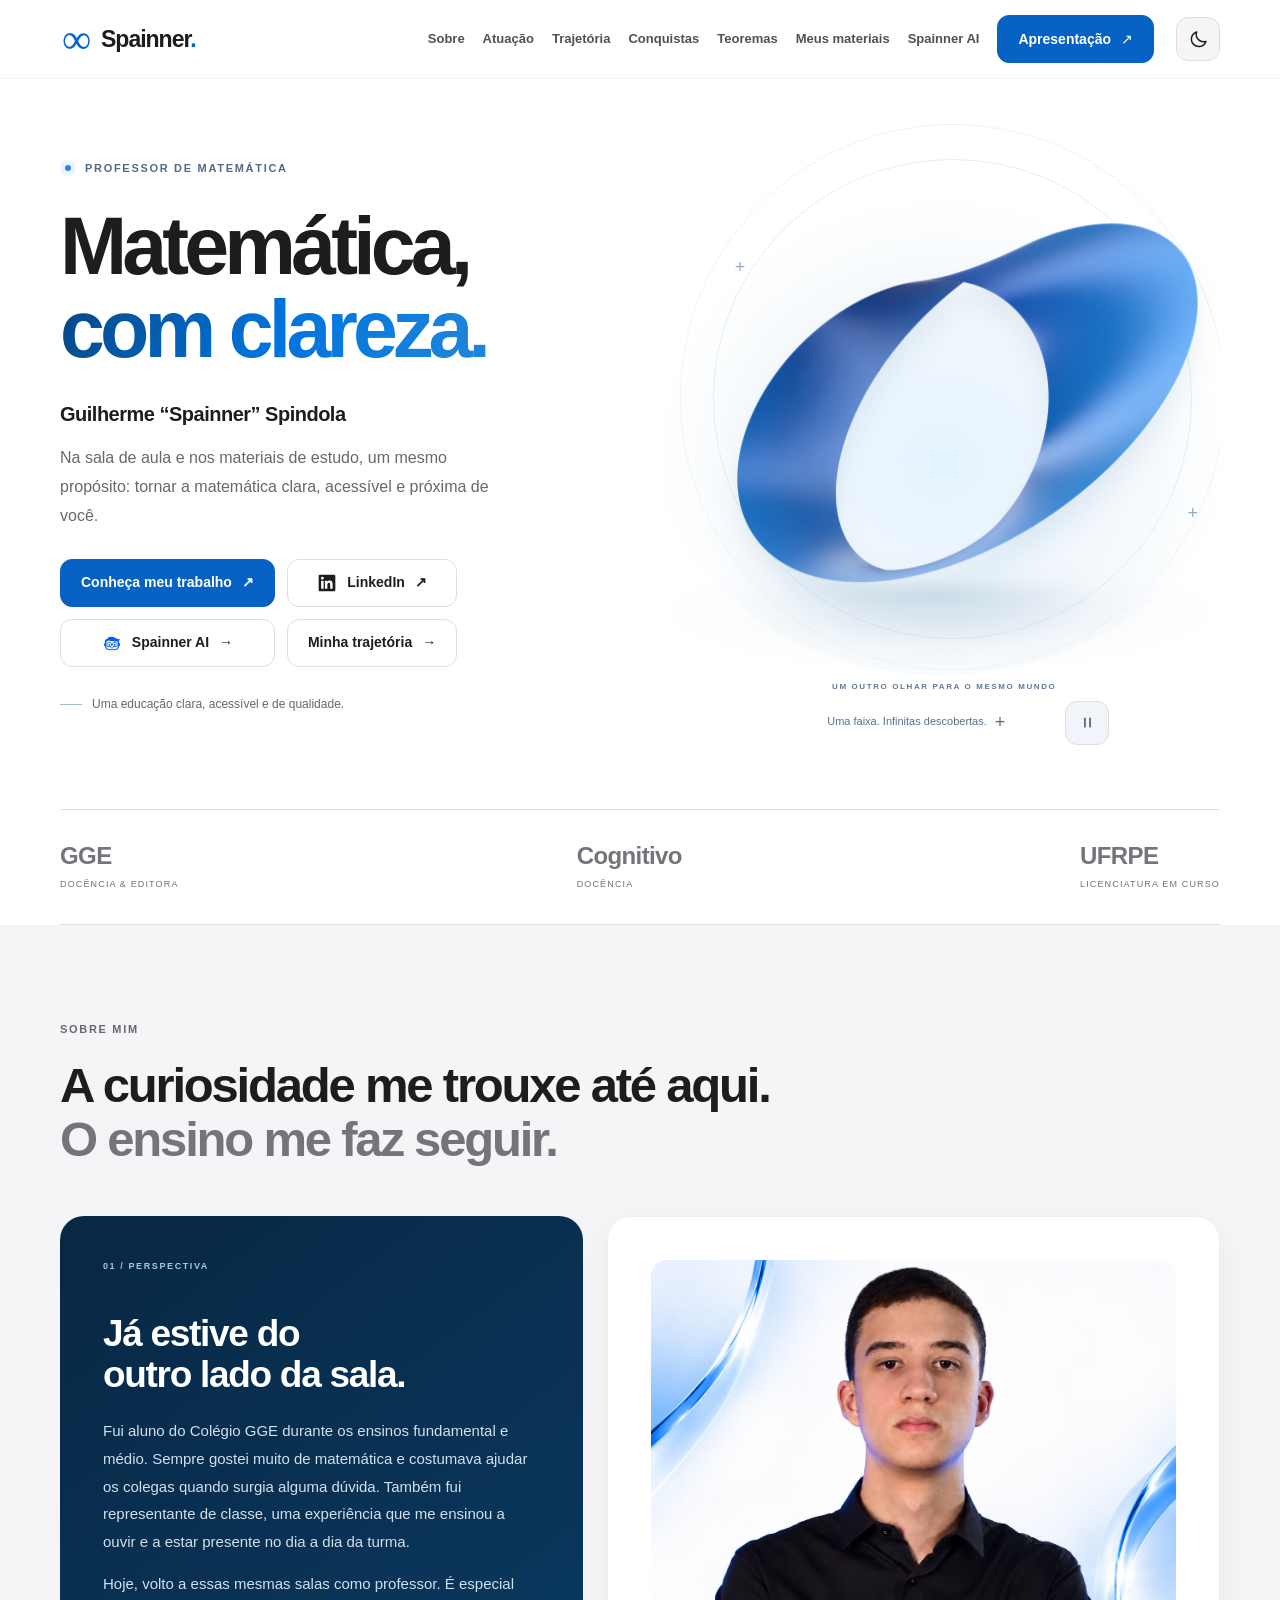
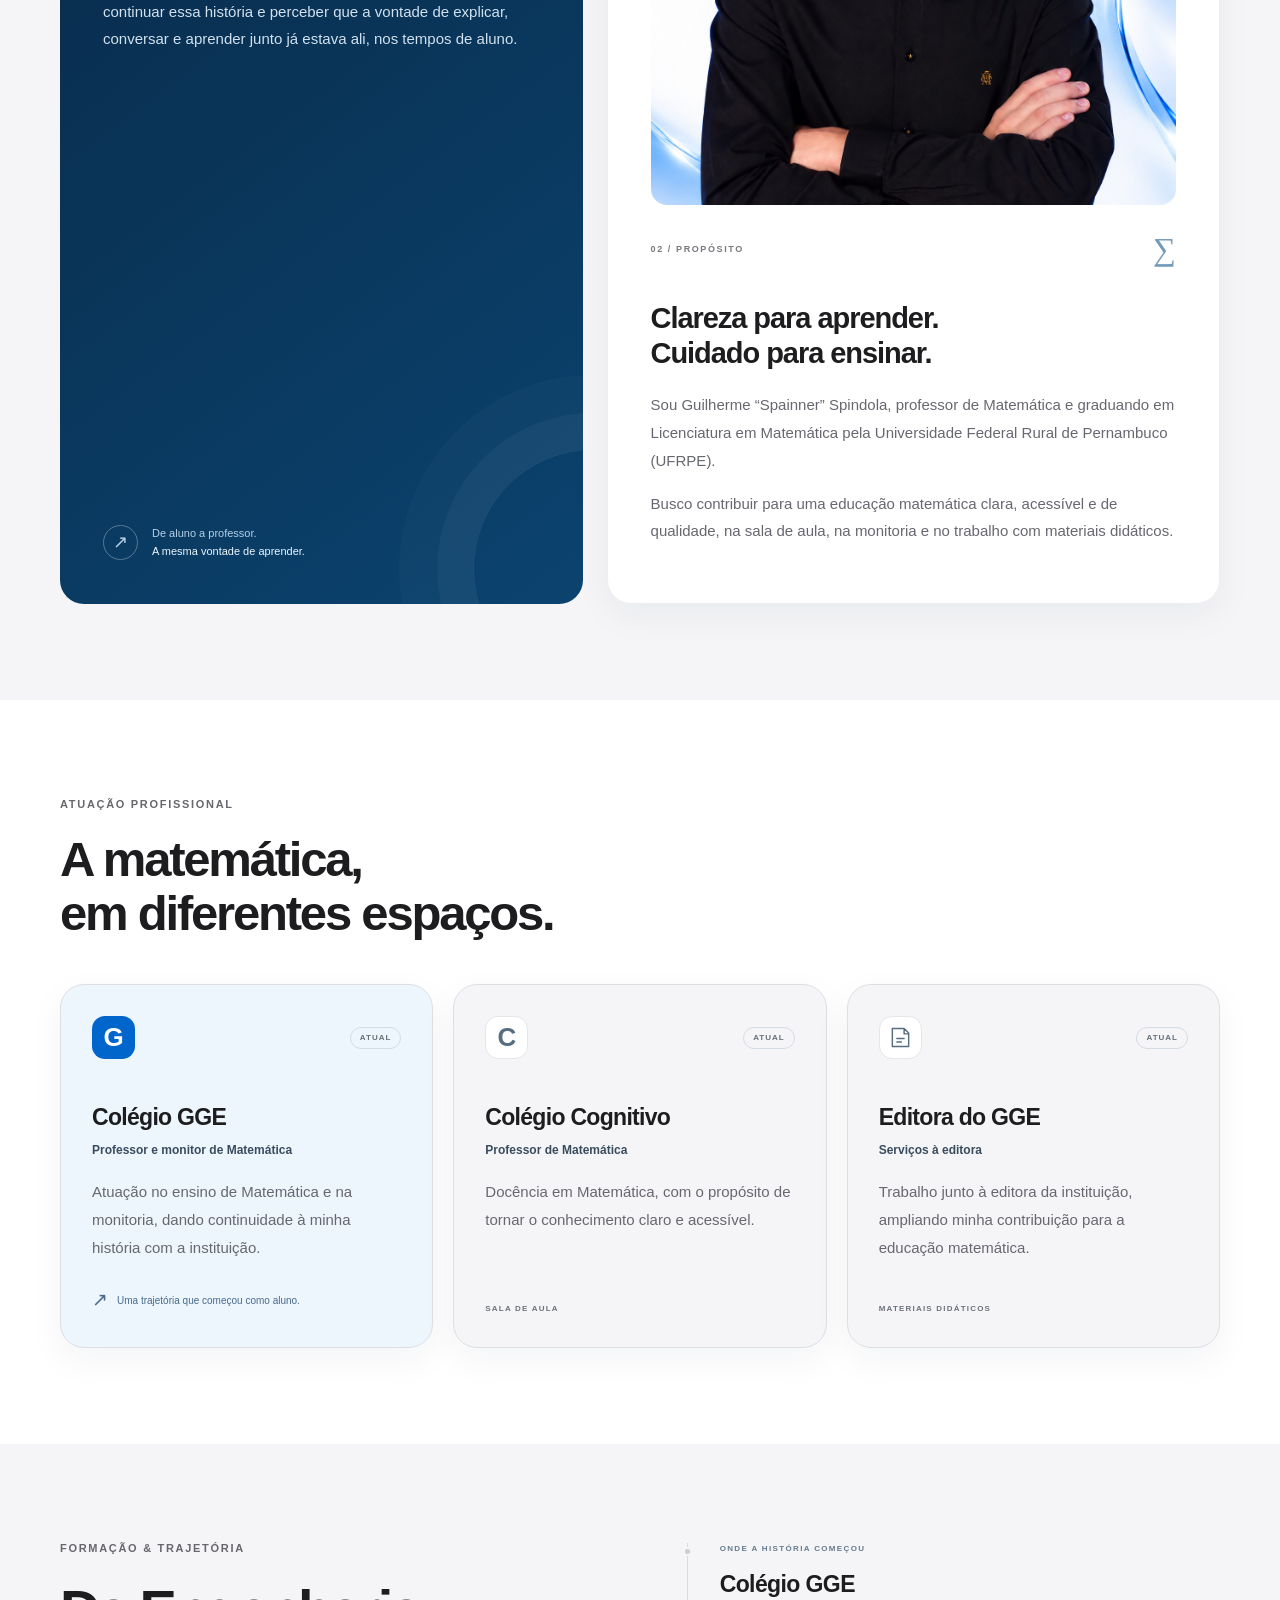
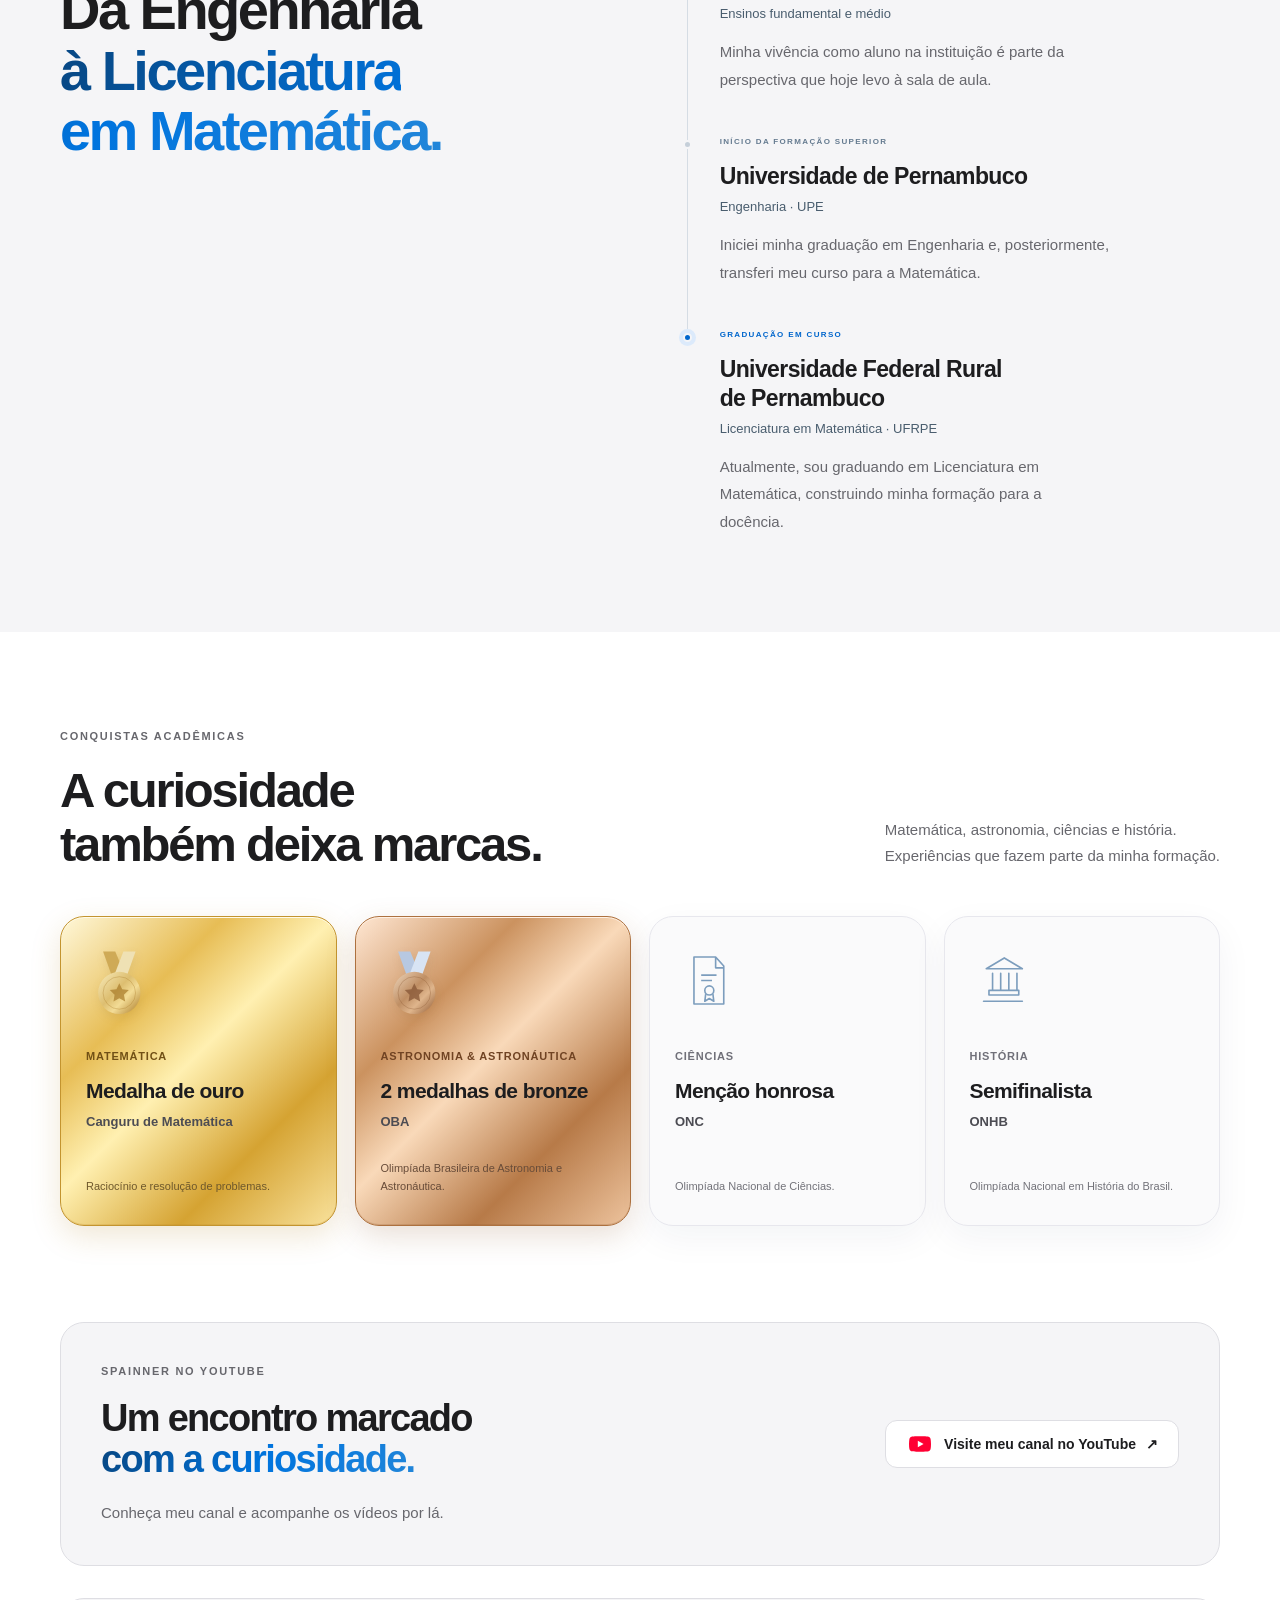
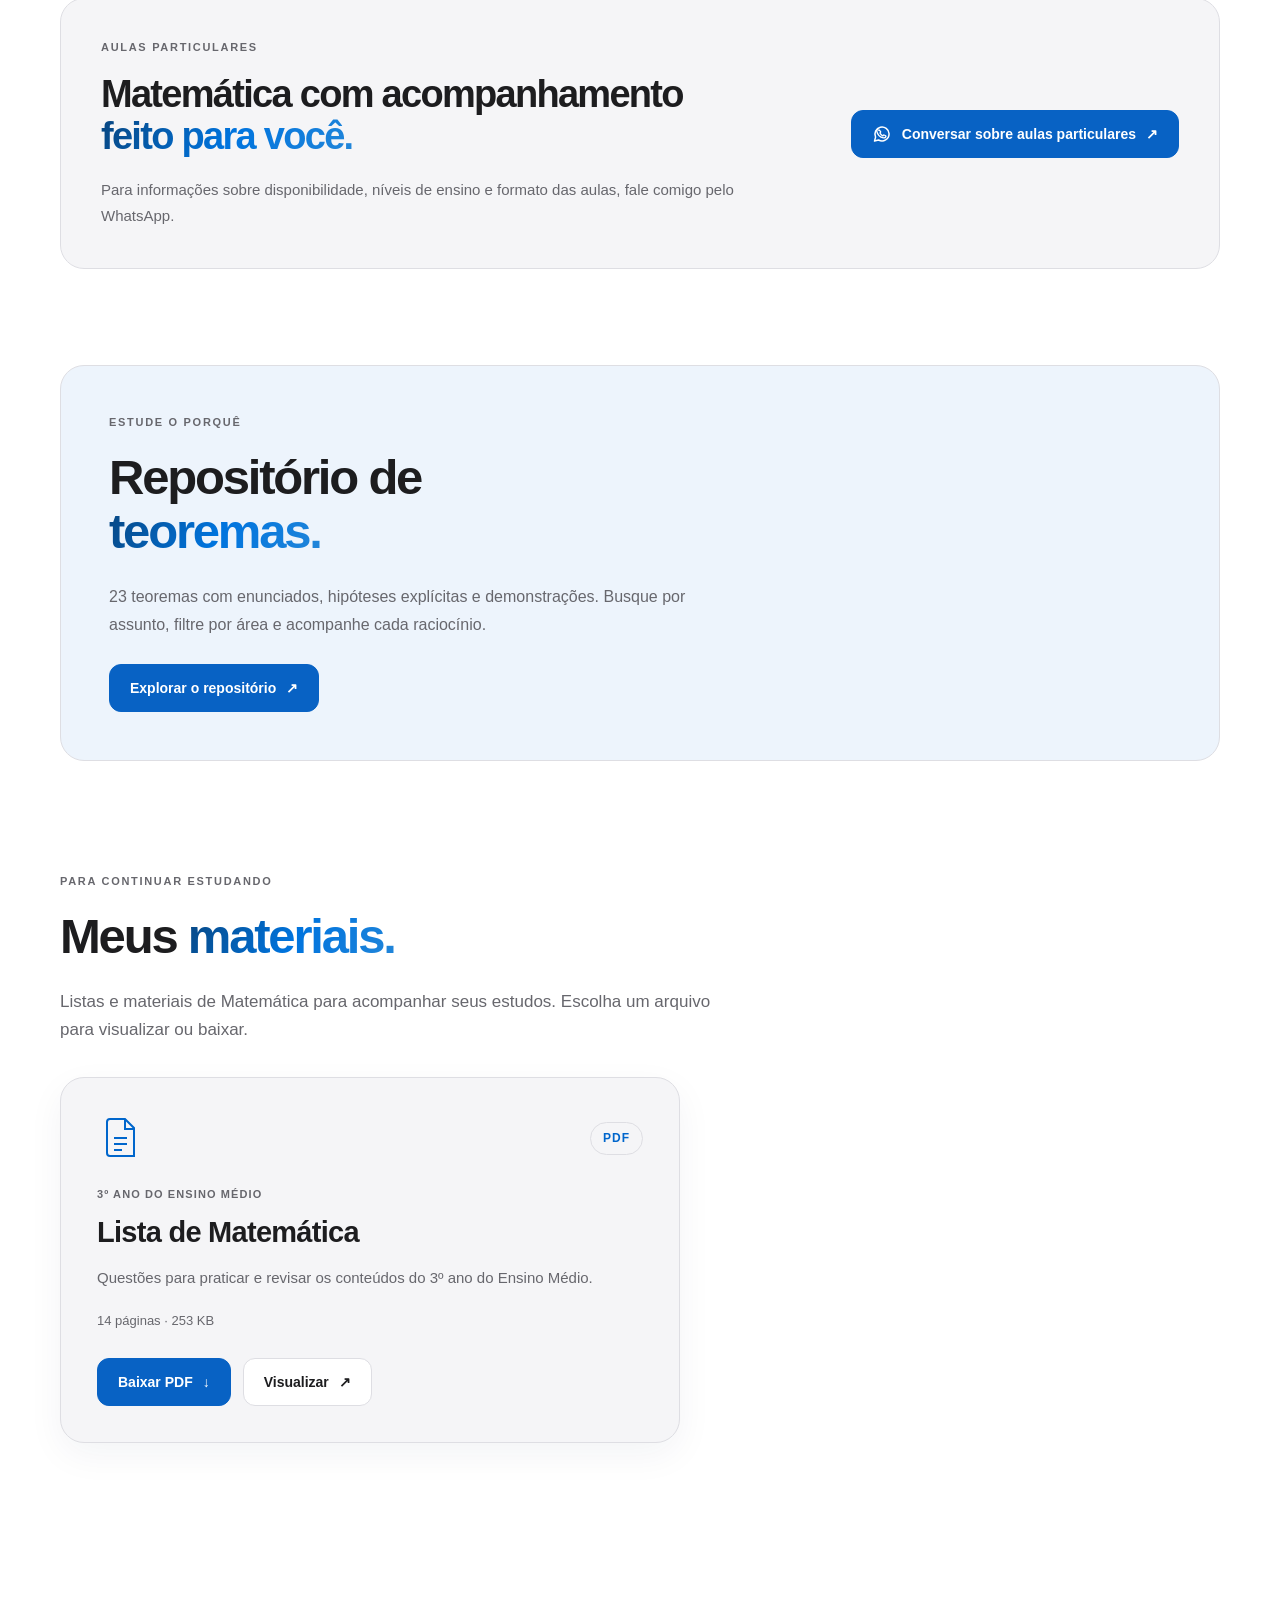
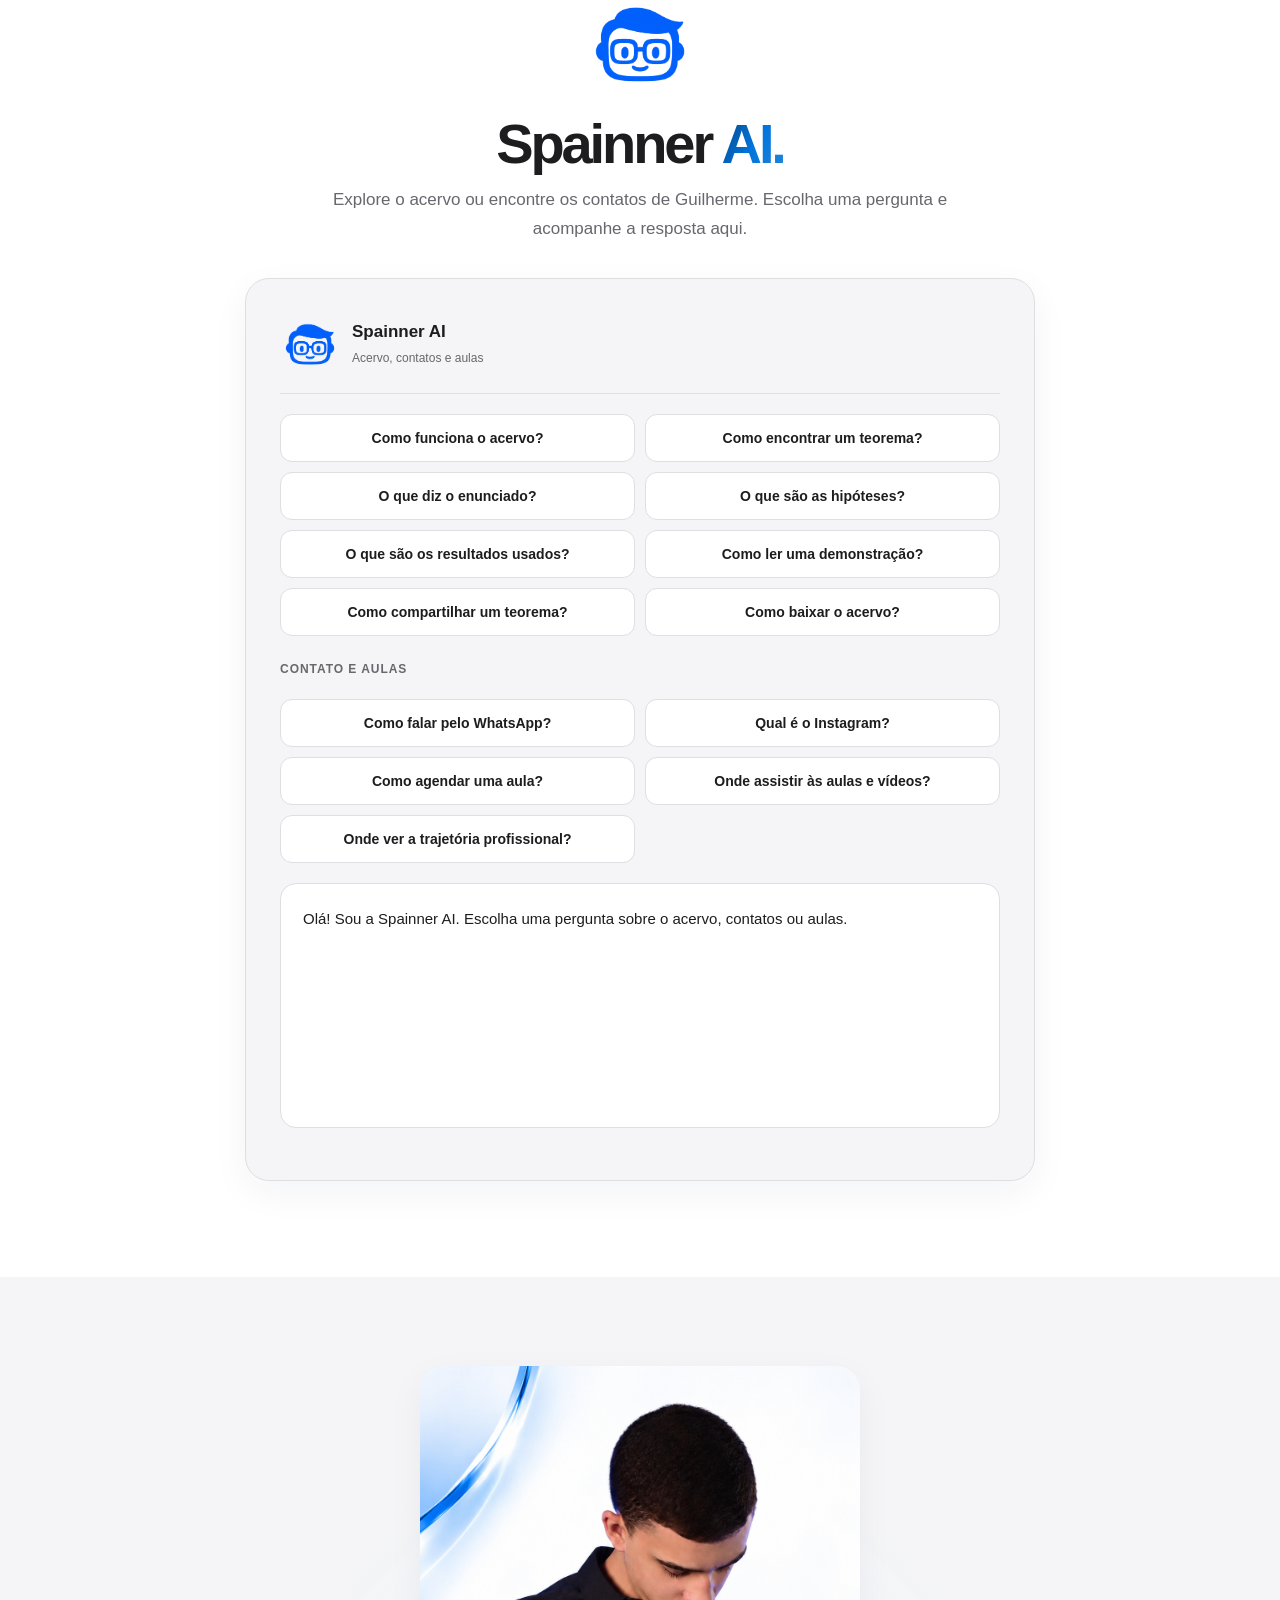
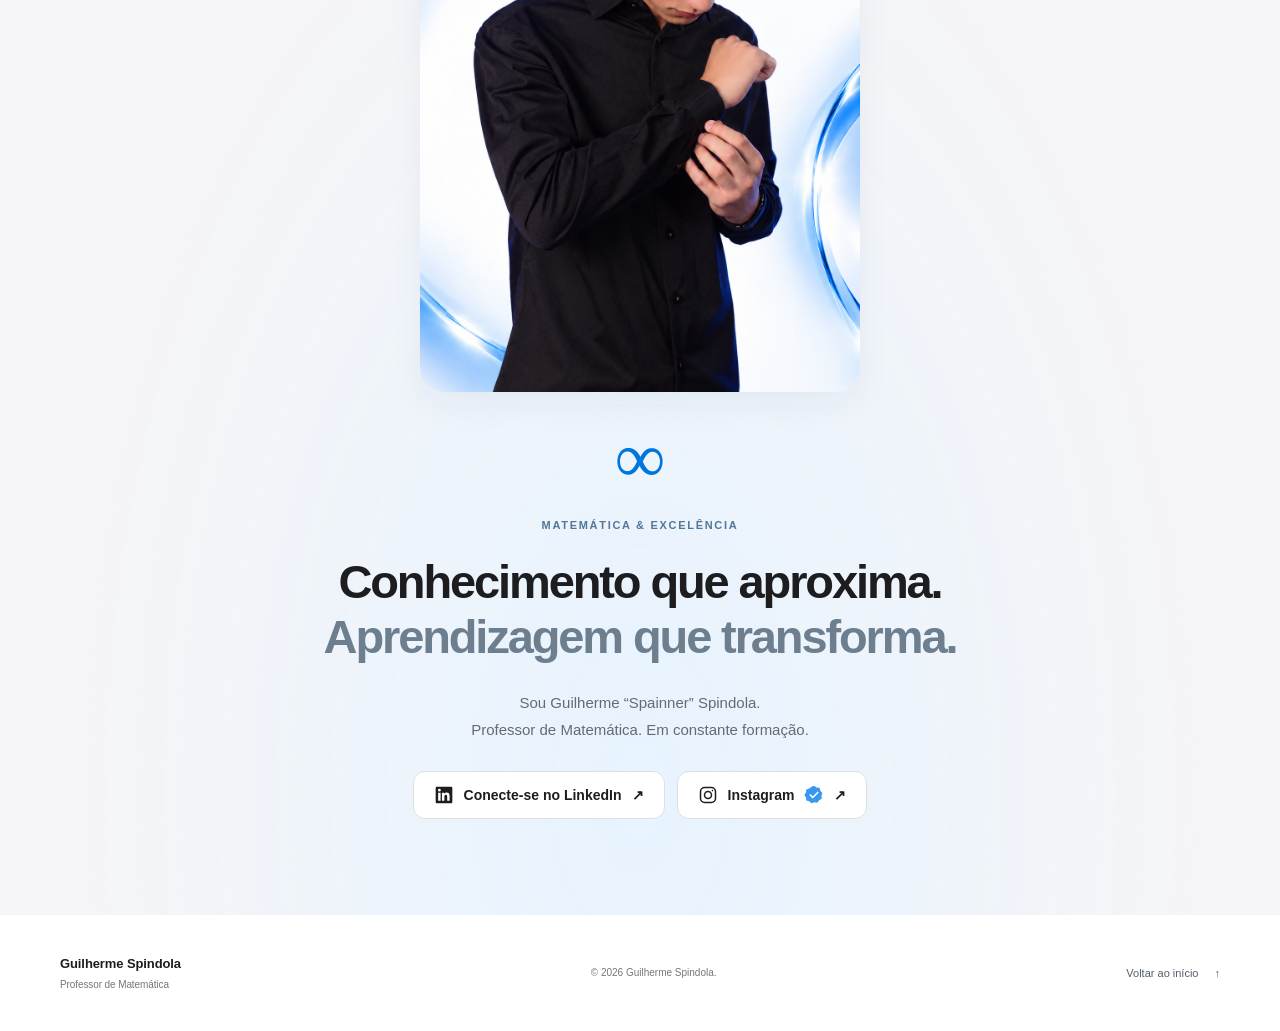
<file: index.html>
<!doctype html>
<html lang="pt-BR">
<head>
  <meta charset="utf-8">
  <meta name="viewport" content="width=device-width, initial-scale=1">
  <meta name="theme-color" content="#f5f5f7">
  <meta name="description" content="Guilherme “Spainner” Spindola, professor de Matemática no GGE e no Colégio Cognitivo e graduando em Licenciatura em Matemática na UFRPE. Conheça sua trajetória e conquistas.">
  <meta property="og:type" content="website">
  <meta property="og:locale" content="pt_BR">
  <meta property="og:title" content="Guilherme Spindola · Professor de Matemática">
  <meta property="og:description" content="Matemática, com clareza. Conheça a trajetória, a atuação e as conquistas de Guilherme “Spainner” Spindola.">
  <meta property="og:url" content="https://spainnerr.github.io/">
  <title>Guilherme Spindola · Professor de Matemática</title>
  <link rel="canonical" href="https://spainnerr.github.io/">
  <link rel="icon" type="image/svg+xml" href="./assets/favicon.svg">
  <script>
    (() => {
      let saved;
      try { saved = localStorage.getItem("spainner-theme"); } catch (_) {}
      const theme = saved === "dark" || saved === "light" ? saved : (matchMedia("(prefers-color-scheme: dark)").matches ? "dark" : "light");
      document.documentElement.dataset.theme = theme;
      document.querySelector('meta[name="theme-color"]').content = theme === "dark" ? "#101216" : "#f5f5f7";
    })();
  </script>
  <link rel="stylesheet" href="./assets/site.css?v=teoremas-2">
  <link rel="preload" href="./assets/mobius-studio-1280.webp" as="image" type="image/webp" imagesrcset="./assets/mobius-studio-1280.webp 1280w, ./assets/mobius-studio-2560.webp 2560w" imagesizes="(max-width: 760px) 100vw, 55vw">
  <script src="./assets/site.js?v=20261025" defer></script>
  <script type="application/ld+json">
  {"@context":"https://schema.org","@type":"Person","name":"Guilherme Spindola","alternateName":"Guilherme “Spainner” Spindola","url":"https://spainnerr.github.io/","jobTitle":"Professor de Matemática","description":"Professor e monitor de Matemática no Colégio GGE, prestador de serviços à editora da instituição e professor no Colégio Cognitivo. Graduando em Licenciatura em Matemática na UFRPE.","worksFor":[{"@type":"EducationalOrganization","name":"Colégio GGE"},{"@type":"EducationalOrganization","name":"Colégio Cognitivo"}],"sameAs":["https://www.linkedin.com/in/guilherme-spindola-a53a47384/","https://www.instagram.com/spainnerr"]}
  </script>
<link rel="stylesheet" href="./assets/repository-guide.css?v=5">
<link rel="stylesheet" href="./assets/materials.css?v=1">
  <link rel="stylesheet" href="./assets/design.css?v=20261025-2">
</head>
<body class="portfolio">
  <a class="skip-link" href="#conteudo">Pular para o conteúdo</a>

  <header class="site-header">
    <nav class="navigation wrap" aria-label="Navegação principal">
      <a class="wordmark" href="#inicio" aria-label="Spainner, início">
        <span class="wordmark-symbol" aria-hidden="true">∞</span>
        <span>Spainner<span class="wordmark-dot">.</span></span>
      </a>
      <button class="theme-toggle" type="button" aria-label="Ativar modo escuro" aria-pressed="false" title="Ativar modo escuro" hidden>
        <svg class="theme-moon" viewBox="0 0 24 24" fill="none" stroke="currentColor" stroke-width="1.7" stroke-linecap="round" stroke-linejoin="round" aria-hidden="true"><path d="M20.5 14.2A8.5 8.5 0 0 1 9.8 3.5a8.5 8.5 0 1 0 10.7 10.7Z"/></svg>
        <svg class="theme-sun" viewBox="0 0 24 24" fill="none" stroke="currentColor" stroke-width="1.7" stroke-linecap="round" aria-hidden="true"><circle cx="12" cy="12" r="4"/><path d="M12 2v2m0 16v2M2 12h2m16 0h2M5 5l1.5 1.5m11 11L19 19M5 19l1.5-1.5m11-11L19 5"/></svg>
      </button>
      <button class="menu-toggle" type="button" aria-controls="nav-links" aria-expanded="false" hidden>
        <span>Menu</span><span class="menu-lines" aria-hidden="true"></span>
      </button>
      <div class="nav-links" id="nav-links">
        <a href="#sobre">Sobre</a>
        <a href="#atuacao">Atuação</a>
        <a href="#trajetoria">Trajetória</a>
        <a href="#conquistas">Conquistas</a>
        <a href="./teoremas.html">Teoremas</a>
        <a href="#materiais">Meus materiais</a>
        <a href="#spainner-ai">Spainner AI</a>
        <a class="nav-button" href="#apresentacao">Apresentação <span aria-hidden="true">↗</span></a>
      </div>
    </nav>
  </header>

  <main id="conteudo">
    <section class="hero wrap" id="inicio" aria-labelledby="hero-title">
      <div class="hero-copy">
        <p class="eyebrow hero-eyebrow"><span class="blue-dot" aria-hidden="true"></span> PROFESSOR DE MATEMÁTICA</p>
        <h1 id="hero-title">Matemática,<br><span class="blue-text">com clareza.</span></h1>
        <p class="hero-name">Guilherme “Spainner” Spindola</p>
        <p class="hero-description">Na sala de aula e nos materiais de estudo, um mesmo propósito: tornar a matemática clara, acessível e próxima de você.</p>
        <div class="hero-actions">
          <a class="button button-primary" href="#sobre">Conheça meu trabalho <span aria-hidden="true">↗</span></a>
          <a class="button button-secondary" href="https://www.linkedin.com/in/guilherme-spindola-a53a47384/" target="_blank" rel="noopener noreferrer"><svg class="linkedin-icon" viewBox="0 0 24 24" fill="currentColor" aria-hidden="true" focusable="false"><path d="M20.45 2H3.55C2.69 2 2 2.68 2 3.52v16.96c0 .84.69 1.52 1.55 1.52h16.9c.86 0 1.55-.68 1.55-1.52V3.52c0-.84-.69-1.52-1.55-1.52ZM7.93 18.75H4.98V9.2h2.95v9.55ZM6.46 7.9a1.71 1.71 0 1 1 0-3.42 1.71 1.71 0 0 1 0 3.42Zm12.29 10.85H15.8V14.1c0-1.11-.02-2.54-1.55-2.54-1.55 0-1.79 1.21-1.79 2.46v4.73H9.51V9.2h2.83v1.3h.04c.39-.74 1.36-1.52 2.8-1.52 3 0 3.57 1.98 3.57 4.56v5.21Z"/></svg> LinkedIn <span aria-hidden="true">↗</span></a>
          <a class="button button-secondary ai-direct-link" href="#spainner-ai"><img src="./assets/spainner-ai-symbol.webp" width="26" height="26" alt=""> Spainner AI <span aria-hidden="true">→</span></a>
          <a class="button button-secondary" href="#trajetoria">Minha trajetória <span aria-hidden="true">→</span></a>
        </div>
        <div class="hero-caption"><span class="caption-line" aria-hidden="true"></span> Uma educação clara, acessível e de qualidade.</div>
      </div>

      <div class="hero-art">
        <div class="art-orbit orbit-one" aria-hidden="true"></div>
        <div class="art-orbit orbit-two" aria-hidden="true"></div>
        <span class="art-spark spark-one" aria-hidden="true">+</span>
        <span class="art-spark spark-two" aria-hidden="true">+</span>
        <figure class="mobius-figure">
          <img class="mobius-image" src="./assets/mobius-studio-1280.webp" srcset="./assets/mobius-studio-1280.webp 1280w, ./assets/mobius-studio-2560.webp 2560w" sizes="(max-width: 760px) 100vw, 55vw" width="720" height="620" fetchpriority="high" decoding="async" alt="Faixa de Möbius azul com reflexos suaves de estúdio: uma superfície contínua com meia torção, um único lado e uma única borda.">
          <figcaption>
            <span class="figure-label">UM OUTRO OLHAR PARA O MESMO MUNDO</span>
            <div class="figure-controls">
              <details class="shape-note">
                <summary>Uma faixa. Infinitas descobertas. <span aria-hidden="true">+</span></summary>
                <p>Esta é uma <strong>faixa de Möbius</strong>. Ao unir as pontas de uma fita depois de dar meia torção, surge uma superfície com um único lado e uma única borda. A matemática também é aprender a olhar de novo.</p>
              </details>
              <button class="motion-toggle" type="button" aria-label="Pausar animações do site" aria-pressed="false" hidden>
                <svg class="icon-pause" viewBox="0 0 20 20" aria-hidden="true"><path d="M7 5v10M13 5v10" fill="none" stroke="currentColor" stroke-width="2" stroke-linecap="round"/></svg>
                <svg class="icon-play" viewBox="0 0 20 20" aria-hidden="true"><path d="m7 4 9 6-9 6Z" fill="currentColor"/></svg>
              </button>
            </div>
          </figcaption>
        </figure>
      </div>
    </section>

    <div class="institutions wrap" aria-label="Instituições da minha atuação e formação">
      <div class="institution-names">
        <span>GGE<span class="institution-detail">DOCÊNCIA & EDITORA</span></span>
        <span>Cognitivo<span class="institution-detail">DOCÊNCIA</span></span>
        <span>UFRPE<span class="institution-detail">LICENCIATURA EM CURSO</span></span>
      </div>
    </div>

    <section class="section about-section" id="sobre" aria-labelledby="about-title">
      <div class="wrap">
        <p class="eyebrow reveal">SOBRE MIM</p>
        <div class="section-heading reveal">
          <h2 id="about-title">A curiosidade me trouxe até aqui.<br><span class="muted-heading">O ensino me faz seguir.</span></h2>
        </div>
        <div class="about-grid">
          <article class="about-story reveal">
            <span class="small-index">01 / PERSPECTIVA</span>
            <h3>Já estive do<br>outro lado da sala.</h3>
            <p>Fui aluno do Colégio GGE durante os ensinos fundamental e médio. Sempre gostei muito de matemática e costumava ajudar os colegas quando surgia alguma dúvida. Também fui representante de classe, uma experiência que me ensinou a ouvir e a estar presente no dia a dia da turma.</p>
            <p>Hoje, volto a essas mesmas salas como professor. É especial continuar essa história e perceber que a vontade de explicar, conversar e aprender junto já estava ali, nos tempos de aluno.</p>
            <div class="story-signature"><span class="signature-symbol" aria-hidden="true">↗</span><span>De aluno a professor.<br><strong>A mesma vontade de aprender.</strong></span></div>
          </article>
          <article class="about-profile reveal">
            <img class="profile-photo" data-portrait-theme="light" src="./assets/guilherme-crossed-light.jpg" width="1232" height="1277" loading="lazy" decoding="async" alt="Guilherme Spindola de braços cruzados, com camisa preta.">
        <img class="profile-photo" data-portrait-theme="dark" src="./assets/guilherme-spindola-blue-portrait.jpg" width="1232" height="1277" loading="lazy" decoding="async" alt="Guilherme Spindola de braços cruzados, com camisa preta.">
            <div class="profile-top"><span class="small-index">02 / PROPÓSITO</span><span class="profile-symbol" aria-hidden="true">∑</span></div>
            <h3>Clareza para aprender.<br>Cuidado para ensinar.</h3>
            <p>Sou Guilherme “Spainner” Spindola, professor de Matemática e graduando em Licenciatura em Matemática pela Universidade Federal Rural de Pernambuco (UFRPE).</p>
            <p>Busco contribuir para uma educação matemática clara, acessível e de qualidade, na sala de aula, na monitoria e no trabalho com materiais didáticos.</p>
          </article>
        </div>
      </div>
    </section>

    <section class="section work-section wrap" id="atuacao" aria-labelledby="work-title">
      <div class="section-intro reveal">
        <div><p class="eyebrow">ATUAÇÃO PROFISSIONAL</p><h2 id="work-title">A matemática,<br>em diferentes espaços.</h2></div>
      </div>
      <div class="work-grid">
        <article class="work-card work-card-featured reveal">
          <div class="card-top"><span class="work-icon" aria-hidden="true">G</span><span class="status-label">ATUAL</span></div>
          <div class="work-card-copy"><h3>Colégio GGE</h3><p class="role">Professor e monitor de Matemática</p><p>Atuação no ensino de Matemática e na monitoria, dando continuidade à minha história com a instituição.</p></div>
          <div class="work-note"><span aria-hidden="true">↗</span> Uma trajetória que começou como aluno.</div>
        </article>
        <article class="work-card reveal">
          <div class="card-top"><span class="work-icon icon-outline" aria-hidden="true">C</span><span class="status-label">ATUAL</span></div>
          <div class="work-card-copy"><h3>Colégio Cognitivo</h3><p class="role">Professor de Matemática</p><p>Docência em Matemática, com o propósito de tornar o conhecimento claro e acessível.</p></div>
          <span class="card-bottom-label">SALA DE AULA</span>
        </article>
        <article class="work-card reveal">
          <div class="card-top"><span class="work-icon icon-outline" aria-hidden="true"><svg viewBox="0 0 32 32" fill="none"><path d="M7 6h13l5 5v15H7zM20 6v6h5M12 17h8M12 21h5" stroke="currentColor" stroke-width="1.6" stroke-linecap="round" stroke-linejoin="round"/></svg></span><span class="status-label">ATUAL</span></div>
          <div class="work-card-copy"><h3>Editora do GGE</h3><p class="role">Serviços à editora</p><p>Trabalho junto à editora da instituição, ampliando minha contribuição para a educação matemática.</p></div>
          <span class="card-bottom-label">MATERIAIS DIDÁTICOS</span>
        </article>
      </div>
    </section>

    <section class="section education-section" id="trajetoria" aria-labelledby="education-title">
      <div class="wrap education-grid">
        <div class="education-heading reveal"><p class="eyebrow">FORMAÇÃO & TRAJETÓRIA</p><h2 id="education-title">Da Engenharia<br><span class="blue-text">à Licenciatura<br>em Matemática.</span></h2></div>
        <ol class="timeline">
          <li class="timeline-item reveal"><span class="timeline-dot" aria-hidden="true"></span><p class="timeline-label">ONDE A HISTÓRIA COMEÇOU</p><h3>Colégio GGE</h3><p class="timeline-role">Ensinos fundamental e médio</p><p>Minha vivência como aluno na instituição é parte da perspectiva que hoje levo à sala de aula.</p></li>
          <li class="timeline-item reveal"><span class="timeline-dot" aria-hidden="true"></span><p class="timeline-label">INÍCIO DA FORMAÇÃO SUPERIOR</p><h3>Universidade de Pernambuco</h3><p class="timeline-role">Engenharia · UPE</p><p>Iniciei minha graduação em Engenharia e, posteriormente, transferi meu curso para a Matemática.</p></li>
          <li class="timeline-item timeline-current reveal"><span class="timeline-dot" aria-hidden="true"></span><p class="timeline-label">GRADUAÇÃO EM CURSO</p><h3>Universidade Federal Rural<br>de Pernambuco</h3><p class="timeline-role">Licenciatura em Matemática · UFRPE</p><p>Atualmente, sou graduando em Licenciatura em Matemática, construindo minha formação para a docência.</p></li>
        </ol>
      </div>
    </section>

    <section class="section achievements-section wrap" id="conquistas" aria-labelledby="achievements-title">
      <div class="section-intro reveal"><div><p class="eyebrow">CONQUISTAS ACADÊMICAS</p><h2 id="achievements-title">A curiosidade<br>também deixa marcas.</h2></div><p class="section-description">Matemática, astronomia, ciências e história.<br>Experiências que fazem parte da minha formação.</p></div>
      <div class="achievements-grid">
        <article class="achievement achievement-gold reveal">
          <div class="medal medal-gold" aria-hidden="true"><svg viewBox="0 0 80 88"><path d="M21 4h15l13 31-14 8Z" fill="#cfaa56"/><path d="M46 4h15L47 43l-13-8Z" fill="#efe1b4"/><circle cx="41" cy="55" r="26" fill="url(#gold)"/><circle cx="41" cy="55" r="20" fill="none" stroke="#a87b2a" stroke-opacity=".4"/><path d="m41 43 3.5 7.4 8.2 1.1-6 5.8 1.5 8.1-7.2-3.9-7.2 3.9 1.4-8.1-5.9-5.8 8.2-1.1Z" fill="#a87b2a" opacity=".7"/><defs><linearGradient id="gold" x1="14" y1="31" x2="65" y2="80" gradientUnits="userSpaceOnUse"><stop stop-color="#f8ebba"/><stop offset=".45" stop-color="#ddbe70"/><stop offset=".65" stop-color="#f3dc96"/><stop offset="1" stop-color="#ae7e2b"/></linearGradient></defs></svg></div>
          <p class="achievement-category">MATEMÁTICA</p><h3>Medalha de ouro</h3><p>Canguru de Matemática</p><span class="achievement-footnote">Raciocínio e resolução de problemas.</span>
        </article>
        <article class="achievement achievement-bronze reveal">
          <div class="medal medal-bronze" aria-hidden="true"><svg viewBox="0 0 80 88"><path d="M21 4h15l13 31-14 8Z" fill="#b7c8e1"/><path d="M46 4h15L47 43l-13-8Z" fill="#d8e4f4"/><circle cx="41" cy="55" r="26" fill="url(#bronze)"/><circle cx="41" cy="55" r="20" fill="none" stroke="#885734" stroke-opacity=".4"/><path d="m41 43 3.5 7.4 8.2 1.1-6 5.8 1.5 8.1-7.2-3.9-7.2 3.9 1.4-8.1-5.9-5.8 8.2-1.1Z" fill="#855635" opacity=".75"/><defs><linearGradient id="bronze" x1="14" y1="31" x2="65" y2="80" gradientUnits="userSpaceOnUse"><stop stop-color="#edd5bb"/><stop offset=".46" stop-color="#bf8e63"/><stop offset=".68" stop-color="#dfb58c"/><stop offset="1" stop-color="#956039"/></linearGradient></defs></svg></div>
          <p class="achievement-category">ASTRONOMIA & ASTRONÁUTICA</p><h3>2 medalhas de bronze</h3><p>OBA</p><span class="achievement-footnote">Olimpíada Brasileira de Astronomia e Astronáutica.</span>
        </article>
        <article class="achievement reveal">
          <div class="achievement-line-icon" aria-hidden="true"><svg viewBox="0 0 72 72" fill="none"><path d="M21 10h24l9 10v42H21zM45 10v12h9M29 30h17M29 36h12" stroke="currentColor" stroke-width="1.8" stroke-linejoin="round"/><circle cx="38" cy="47" r="5" stroke="currentColor" stroke-width="1.8"/><path d="m34 51-1 8 5-3 5 3-1-8" stroke="currentColor" stroke-width="1.8" stroke-linejoin="round"/></svg></div>
          <p class="achievement-category">CIÊNCIAS</p><h3>Menção honrosa</h3><p>ONC</p><span class="achievement-footnote">Olimpíada Nacional de Ciências.</span>
        </article>
        <article class="achievement reveal">
          <div class="achievement-line-icon" aria-hidden="true"><svg viewBox="0 0 72 72" fill="none"><path d="M15 59h43M21 52h32M25 47V28M34 47V28M43 47V28M52 47V28M18 23l20-12 20 12ZM21 52v-5h33v5" stroke="currentColor" stroke-width="1.8" stroke-linecap="round" stroke-linejoin="round"/></svg></div>
          <p class="achievement-category">HISTÓRIA</p><h3>Semifinalista</h3><p>ONHB</p><span class="achievement-footnote">Olimpíada Nacional em História do Brasil.</span>
        </article>
      </div>
    </section>

    <section class="youtube-section wrap" id="youtube" aria-labelledby="youtube-title">
      <div class="youtube-card reveal">
        <div class="youtube-copy">
          <p class="eyebrow">SPAINNER NO YOUTUBE</p>
          <h2 id="youtube-title">Um encontro marcado<br><span class="blue-text">com a curiosidade.</span></h2>
          <p>Conheça meu canal e acompanhe os vídeos por lá.</p>
        </div>
        <a class="button button-secondary youtube-button" href="https://youtube.com/@spainner?si=KT_1wI0EJrPWxSkz" target="_blank" rel="noopener noreferrer" aria-label="Visitar o canal Spainner no YouTube (abre em nova aba)">
          <svg class="youtube-icon" viewBox="0 0 24 24" aria-hidden="true" focusable="false"><path fill="#ff0033" d="M23.5 6.2a3 3 0 0 0-2.1-2.1C19.5 3.6 12 3.6 12 3.6s-7.5 0-9.4.5A3 3 0 0 0 .5 6.2 31 31 0 0 0 0 12a31 31 0 0 0 .5 5.8 3 3 0 0 0 2.1 2.1c1.9.5 9.4.5 9.4.5s7.5 0 9.4-.5a3 3 0 0 0 2.1-2.1A31 31 0 0 0 24 12a31 31 0 0 0-.5-5.8Z"/><path fill="#fff" d="m9.6 15.6 6.3-3.6-6.3-3.6Z"/></svg>
          <span>Visite meu canal no YouTube</span><span aria-hidden="true">↗</span>
        </a>
      </div>
    </section>

    <section class="whatsapp-section wrap" id="aulas-particulares" aria-labelledby="whatsapp-title">
      <div class="whatsapp-card reveal">
        <div class="whatsapp-copy">
          <p class="eyebrow">AULAS PARTICULARES</p>
          <h2 id="whatsapp-title">Matemática com acompanhamento<br><span class="blue-text">feito para você.</span></h2>
          <p>Para informações sobre disponibilidade, níveis de ensino e formato das aulas, fale comigo pelo WhatsApp.</p>
        </div>
        <a class="button button-primary whatsapp-button" href="https://wa.me/qr/TG5RGGPILJ3SD1" target="_blank" rel="noopener noreferrer" aria-label="Conversar sobre aulas particulares pelo WhatsApp (abre em nova aba)">
          <svg class="whatsapp-icon" viewBox="0 0 24 24" fill="none" aria-hidden="true" focusable="false"><path d="M20.5 11.7a8.5 8.5 0 0 1-12.6 7.5L3 20.5l1.3-4.7a8.5 8.5 0 1 1 16.2-4.1Z" stroke="currentColor" stroke-width="1.8" stroke-linecap="round" stroke-linejoin="round"/><path d="M8.2 7.7c.3-.4.6-.4.9-.1l1.2 1.6c.2.3.1.6-.1.9l-.6.7c.7 1.5 1.9 2.7 3.5 3.4l.7-.8c.2-.3.5-.4.8-.2l1.8.9c.3.2.4.5.3.8-.4 1.2-1.5 1.9-2.8 1.7-4.2-.8-7.4-4-8.2-8.1-.2-1.2.6-2.2 1.7-2.6" stroke="currentColor" stroke-width="1.6" stroke-linecap="round" stroke-linejoin="round"/></svg>
          <span>Conversar sobre aulas particulares</span><span aria-hidden="true">↗</span>
        </a>
      </div>
    </section>

    <section class="section wrap resource-section" id="teoremas" aria-labelledby="theorems-title"><p class="eyebrow">ESTUDE O PORQUÊ</p><h2 id="theorems-title">Repositório de<br><span class="blue-text">teoremas.</span></h2><p class="resource-description">23 teoremas com enunciados, hipóteses explícitas e demonstrações. Busque por assunto, filtre por área e acompanhe cada raciocínio.</p><a class="button button-primary" href="./teoremas.html">Explorar o repositório <span aria-hidden="true">↗</span></a></section>


    <section class="section wrap materials-section" id="materiais" aria-labelledby="materials-title">
      <p class="eyebrow">PARA CONTINUAR ESTUDANDO</p>
      <h2 id="materials-title">Meus <span class="blue-text">materiais.</span></h2>
      <p class="materials-intro">Listas e materiais de Matemática para acompanhar seus estudos. Escolha um arquivo para visualizar ou baixar.</p>
      <div class="materials-grid">
        <article class="material-card" aria-labelledby="material-3-title">
          <div class="material-topline">
            <svg class="material-icon" viewBox="0 0 48 48" fill="none" stroke="currentColor" stroke-width="2" aria-hidden="true"><path d="M13 5h15l9 9v28H13a3 3 0 0 1-3-3V8a3 3 0 0 1 3-3Z"/><path d="M28 5v10h9M17 24h13M17 30h13M17 36h8"/></svg>
            <span class="material-badge">PDF</span>
          </div>
          <p class="material-category">3º ANO DO ENSINO MÉDIO</p>
          <h3 id="material-3-title">Lista de Matemática</h3>
          <p class="material-description">Questões para praticar e revisar os conteúdos do 3º ano do Ensino Médio.</p>
          <p class="material-meta">14 páginas <span aria-hidden="true">·</span> 253 KB</p>
          <div class="material-actions">
            <a class="button button-primary" href="./materiais/lista-matematica-3ano.pdf" download="lista-matematica-3ano.pdf" aria-label="Baixar Lista de Matemática do 3º ano em PDF">Baixar PDF <span aria-hidden="true">↓</span></a>
            <a class="button button-secondary material-view" href="./materiais/lista-matematica-3ano.pdf" target="_blank" rel="noopener noreferrer" aria-label="Visualizar Lista de Matemática do 3º ano em nova aba">Visualizar <span aria-hidden="true">↗</span></a>
          </div>
        </article>
      </div>
    </section>

    <section class="section spainner-ai-section wrap" id="spainner-ai" tabindex="-1" aria-labelledby="spainner-ai-title">
      <div class="spainner-ai-heading"><img class="spainner-ai-logo" src="./assets/spainner-ai-symbol.webp" alt="Spainner AI — logo oficial" width="1280" height="1280" loading="lazy">
        
        <h2 id="spainner-ai-title">Spainner <span class="blue-text">AI.</span></h2>
        <p>Explore o acervo ou encontre os contatos de Guilherme. Escolha uma pergunta e acompanhe a resposta aqui.</p>
      </div>
      <div class="spainner-ai-card">
        <div class="spainner-ai-status"><span class="spainner-ai-avatar" aria-hidden="true"><img src="./assets/spainner-ai-symbol.webp" alt="" width="1280" height="1280"></span><span><strong>Spainner AI</strong><small>Acervo, contatos e aulas</small></span></div>
        <div class="guide-questions" role="group" aria-label="Perguntas sobre o acervo"><button type="button" data-guide-question="start" aria-pressed="false">Como funciona o acervo?</button><button type="button" data-guide-question="search" aria-pressed="false">Como encontrar um teorema?</button><button type="button" data-guide-question="statement" aria-pressed="false">O que diz o enunciado?</button><button type="button" data-guide-question="hypotheses" aria-pressed="false">O que são as hipóteses?</button><button type="button" data-guide-question="dependencies" aria-pressed="false">O que são os resultados usados?</button><button type="button" data-guide-question="proof" aria-pressed="false">Como ler uma demonstração?</button><button type="button" data-guide-question="share" aria-pressed="false">Como compartilhar um teorema?</button><button type="button" data-guide-question="download" aria-pressed="false">Como baixar o acervo?</button></div><p class="guide-group-title">Contato e aulas</p><div class="guide-questions" role="group" aria-label="Perguntas sobre contatos e aulas"><button type="button" data-guide-question="whatsapp" aria-pressed="false">Como falar pelo WhatsApp?</button><button type="button" data-guide-question="instagram" aria-pressed="false">Qual é o Instagram?</button><button type="button" data-guide-question="lessons" aria-pressed="false">Como agendar uma aula?</button><button type="button" data-guide-question="youtube" aria-pressed="false">Onde assistir às aulas e vídeos?</button><button type="button" data-guide-question="linkedin" aria-pressed="false">Onde ver a trajetória profissional?</button></div><div id="repository-guide-answer" class="guide-answer" role="region" aria-label="Resposta da Spainner AI"><p>Olá! Sou a Spainner AI. Escolha uma pergunta sobre o acervo, contatos ou aulas.</p></div>
        
      </div>
    </section>

    <section class="closing-section" id="apresentacao" aria-labelledby="closing-title">
      <div class="wrap closing-content reveal">
        <img class="closing-portrait" data-portrait-theme="light" src="./assets/guilherme-sleeve-light.jpg" width="1052" height="1495" loading="lazy" decoding="async" alt="Guilherme Spindola ajustando a manga da camisa preta.">
        <img class="closing-portrait" data-portrait-theme="dark" src="./assets/guilherme-spindola-portrait.jpg" width="1052" height="1495" loading="lazy" decoding="async" alt="Guilherme Spindola ajustando a manga da camisa preta.">
        <span class="closing-symbol" aria-hidden="true">∞</span>
        <p class="eyebrow">MATEMÁTICA & EXCELÊNCIA</p>
        <h2 id="closing-title">Conhecimento que aproxima.<br><span>Aprendizagem que transforma.</span></h2>
        <p>Sou Guilherme “Spainner” Spindola.<br>Professor de Matemática. Em constante formação.</p>
        <div class="closing-actions">
          <a class="button button-secondary" href="https://www.linkedin.com/in/guilherme-spindola-a53a47384/" target="_blank" rel="noopener noreferrer"><svg class="linkedin-icon" viewBox="0 0 24 24" fill="currentColor" aria-hidden="true" focusable="false"><path d="M20.45 2H3.55C2.69 2 2 2.68 2 3.52v16.96c0 .84.69 1.52 1.55 1.52h16.9c.86 0 1.55-.68 1.55-1.52V3.52c0-.84-.69-1.52-1.55-1.52ZM7.93 18.75H4.98V9.2h2.95v9.55ZM6.46 7.9a1.71 1.71 0 1 1 0-3.42 1.71 1.71 0 0 1 0 3.42Zm12.29 10.85H15.8V14.1c0-1.11-.02-2.54-1.55-2.54-1.55 0-1.79 1.21-1.79 2.46v4.73H9.51V9.2h2.83v1.3h.04c.39-.74 1.36-1.52 2.8-1.52 3 0 3.57 1.98 3.57 4.56v5.21Z"/></svg> Conecte-se no LinkedIn <span aria-hidden="true">↗</span></a>
          <a class="button button-secondary" href="https://www.instagram.com/spainnerr?stkn=MXdpOXlkcXJwbmo2YQ%3D%3D&amp;utm_source=qr" target="_blank" rel="noopener noreferrer" aria-label="Visitar o Instagram de Spainner (abre em nova aba)"><svg class="instagram-icon" viewBox="0 0 24 24" fill="none" stroke="currentColor" stroke-width="1.8" aria-hidden="true" focusable="false"><rect x="3" y="3" width="18" height="18" rx="5"/><circle cx="12" cy="12" r="4.2"/><circle cx="17.4" cy="6.7" r="1" fill="currentColor" stroke="none"/></svg> Instagram <svg class="instagram-verified" viewBox="0 0 24 24" aria-hidden="true" focusable="false"><path fill="#3897f0" d="m12 1 3 2 3.6.4 1 3.5 2.4 2.7-1 3.4.3 3.6-3.2 1.7-2.1 3-3.6-.5-3.4 1.1-2.7-2.4-3.5-1-.4-3.6-2-3 2-3 .4-3.6 3.5-1L9 2.1Z"/><path d="m7.5 12 3 3 6-6" fill="none" stroke="#fff" stroke-width="2" stroke-linecap="round" stroke-linejoin="round"/></svg> <span aria-hidden="true">↗</span></a>
        </div>
      </div>
    </section>
  </main>

  <footer class="footer wrap">
    <a class="footer-brand" href="#inicio">Guilherme Spindola<span>Professor de Matemática</span></a>
    <p>© <span id="copyright-year">2026</span> Guilherme Spindola.</p>
    <a class="back-to-top" href="#inicio">Voltar ao início <span aria-hidden="true">↑</span></a>
  </footer>
<script src="./assets/repository-guide.js?v=4" defer></script>
<div id="guide-announcement" class="guide-sr-only" role="status" aria-live="polite" aria-atomic="true"></div></body>
</html>
</file>
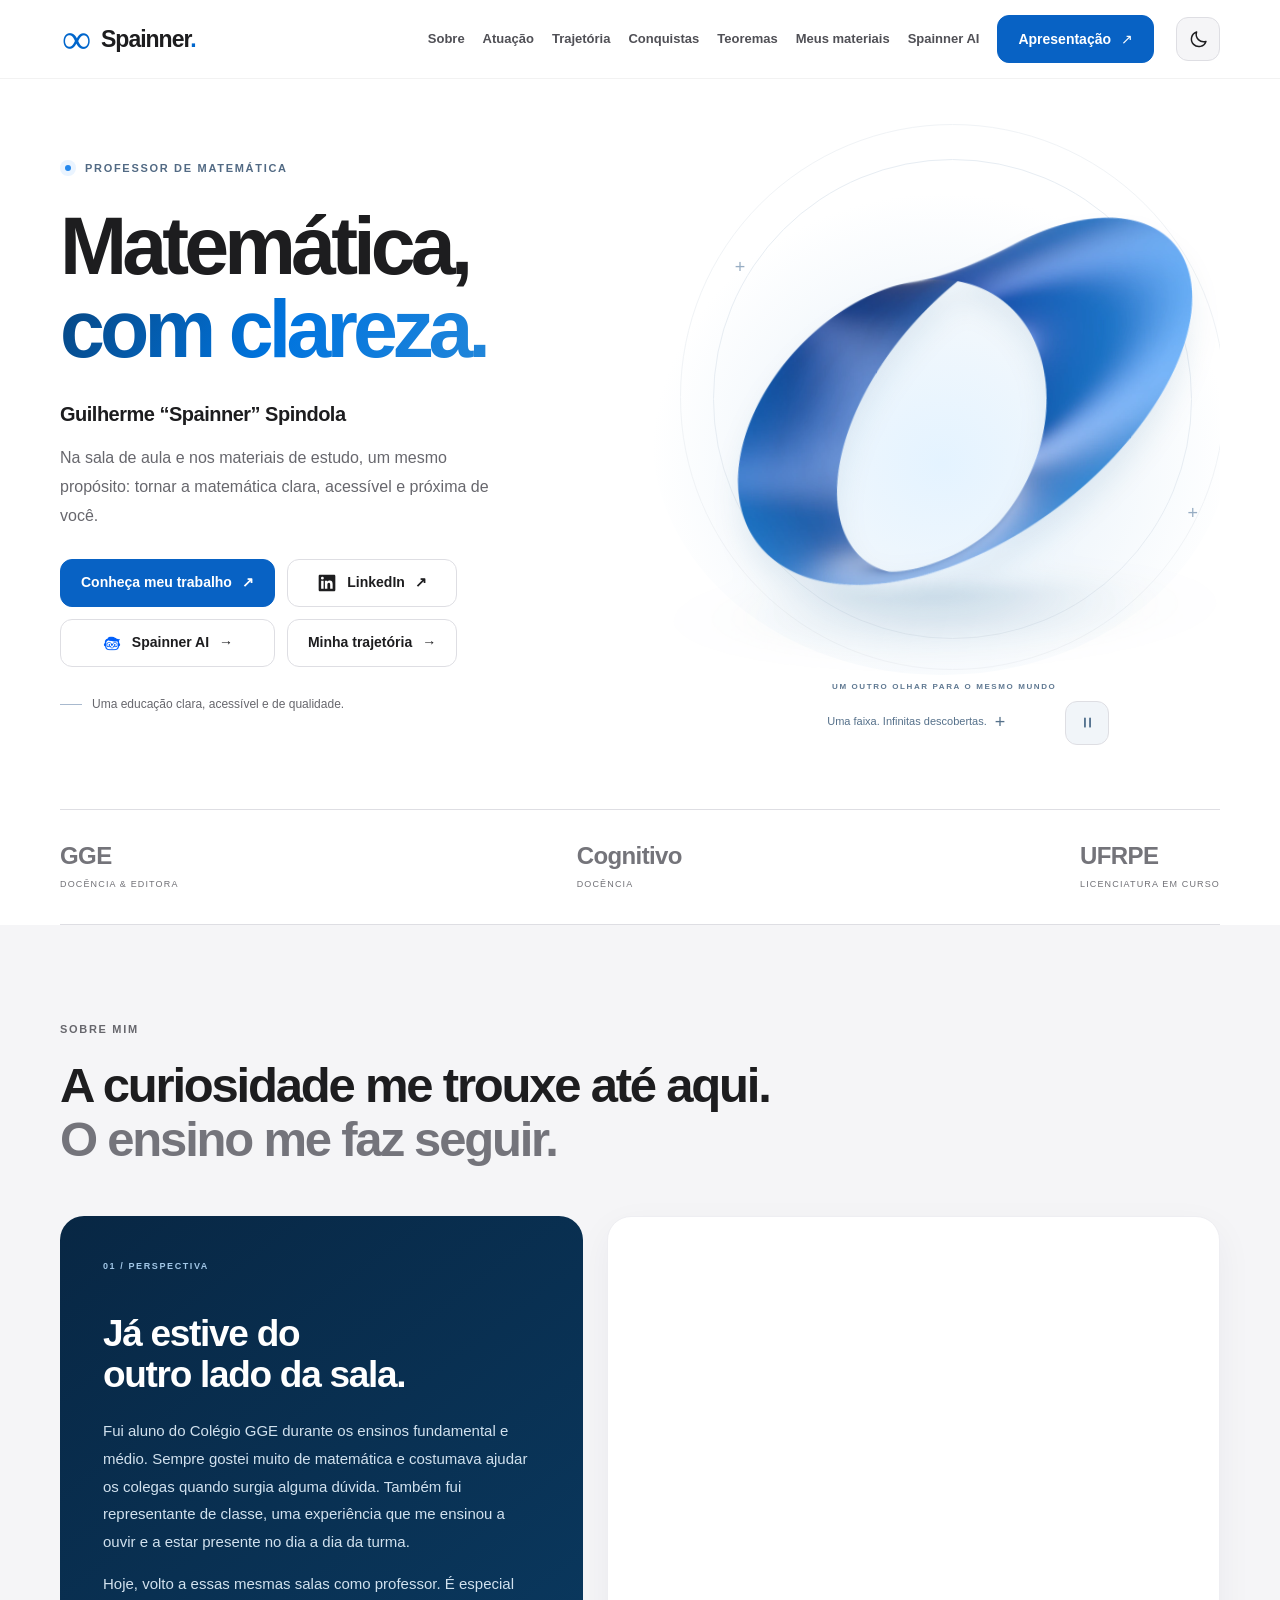
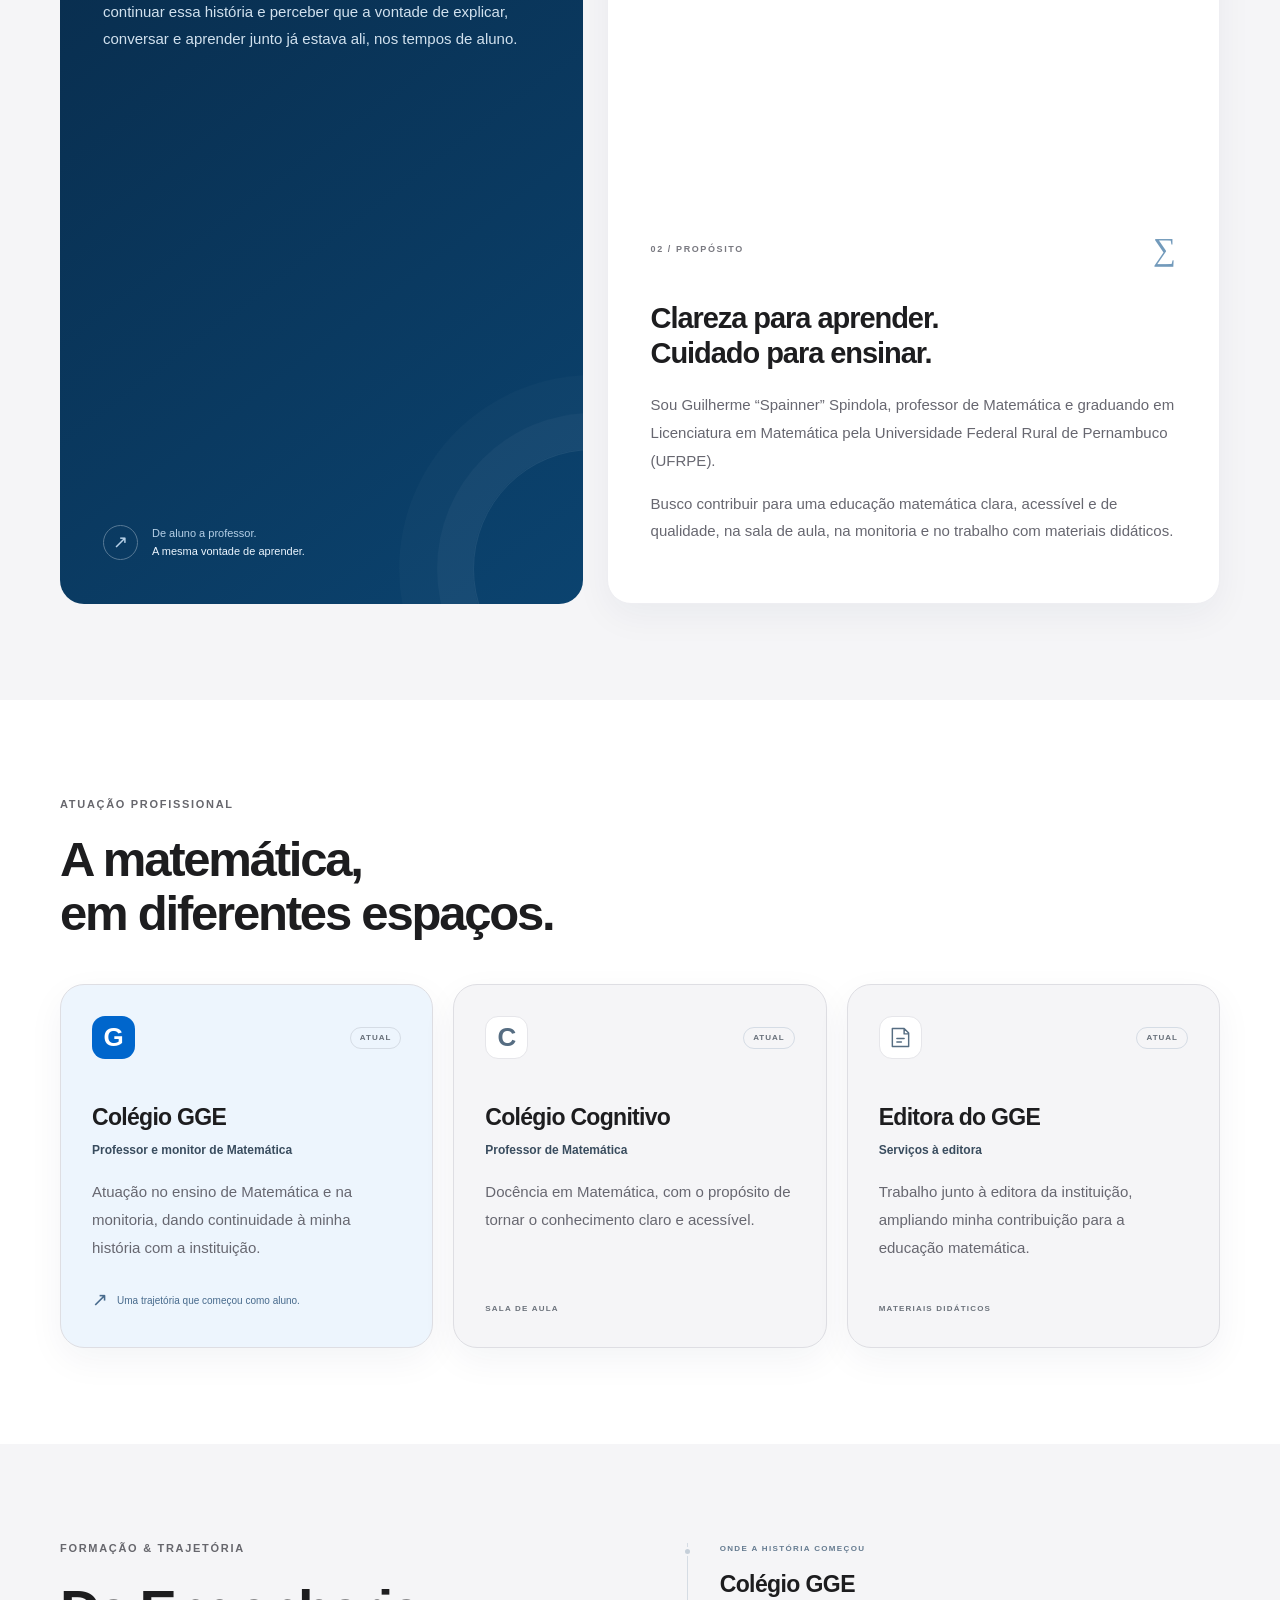
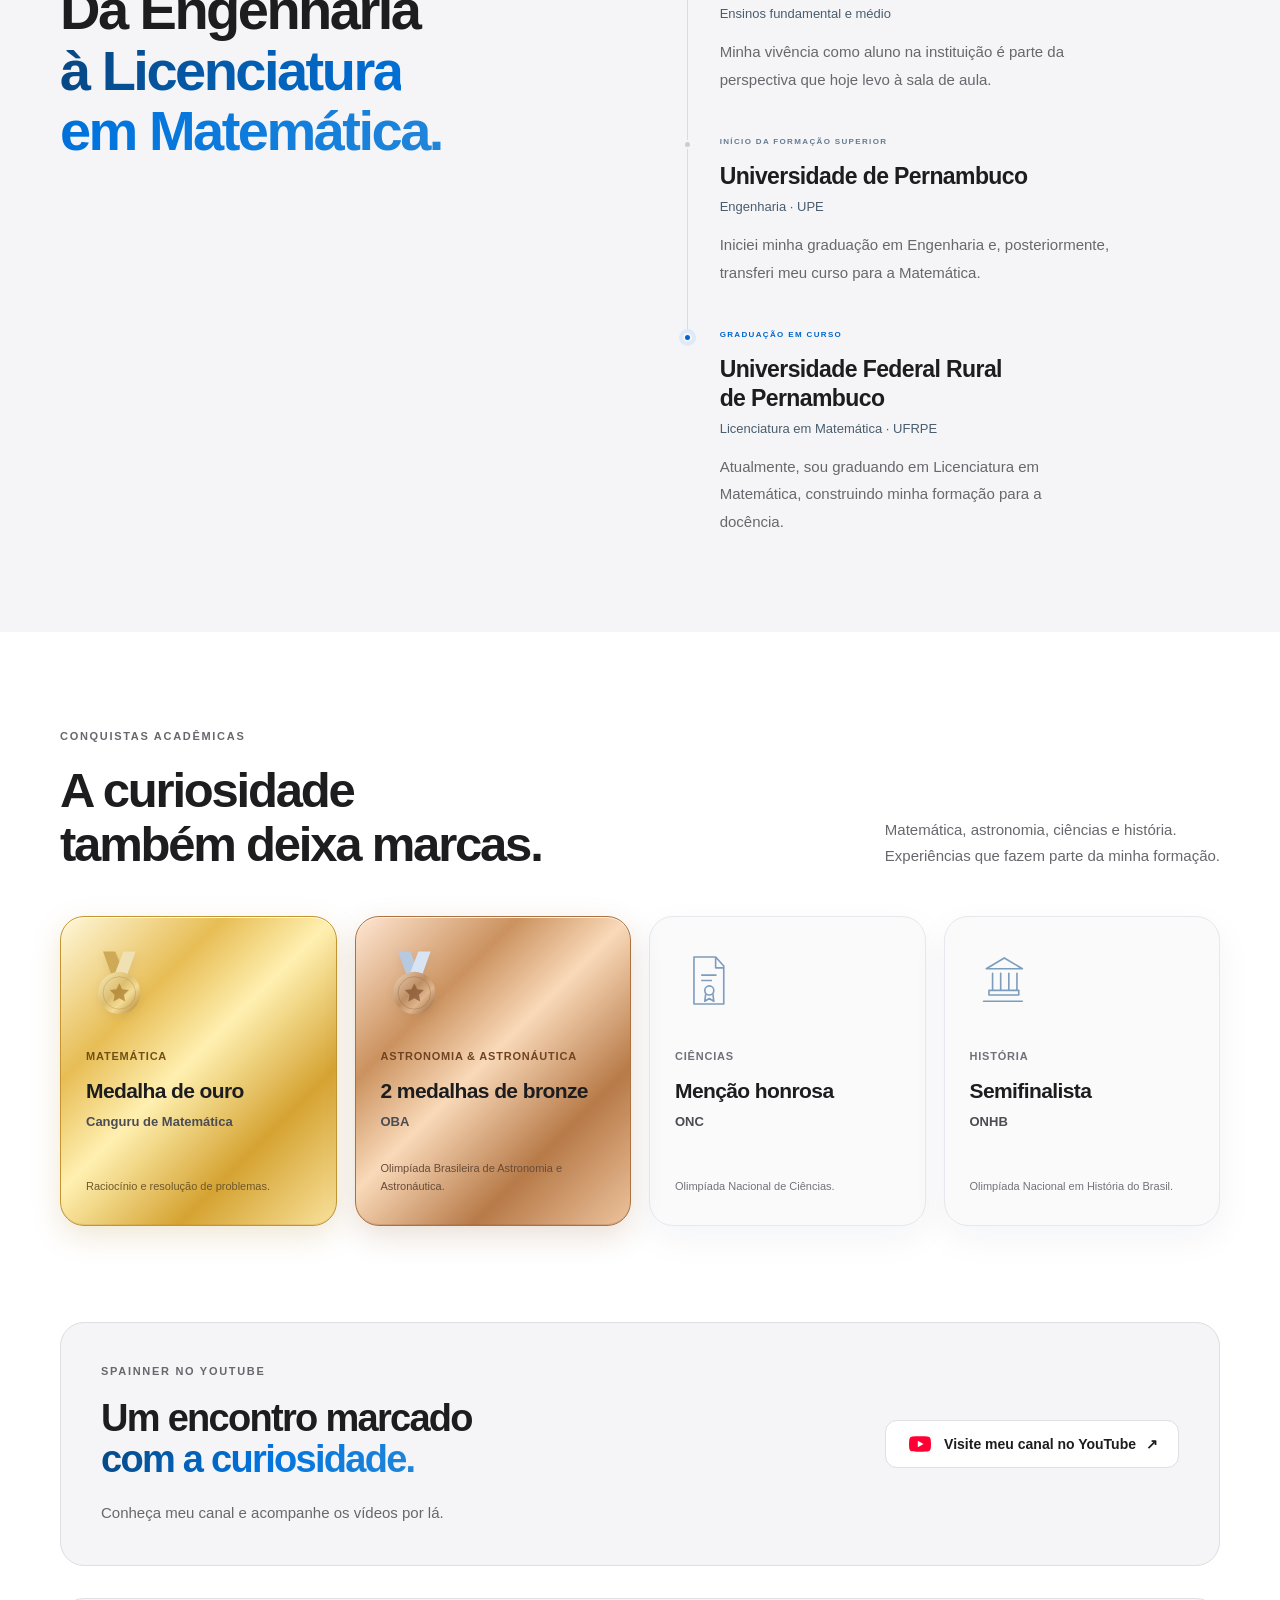
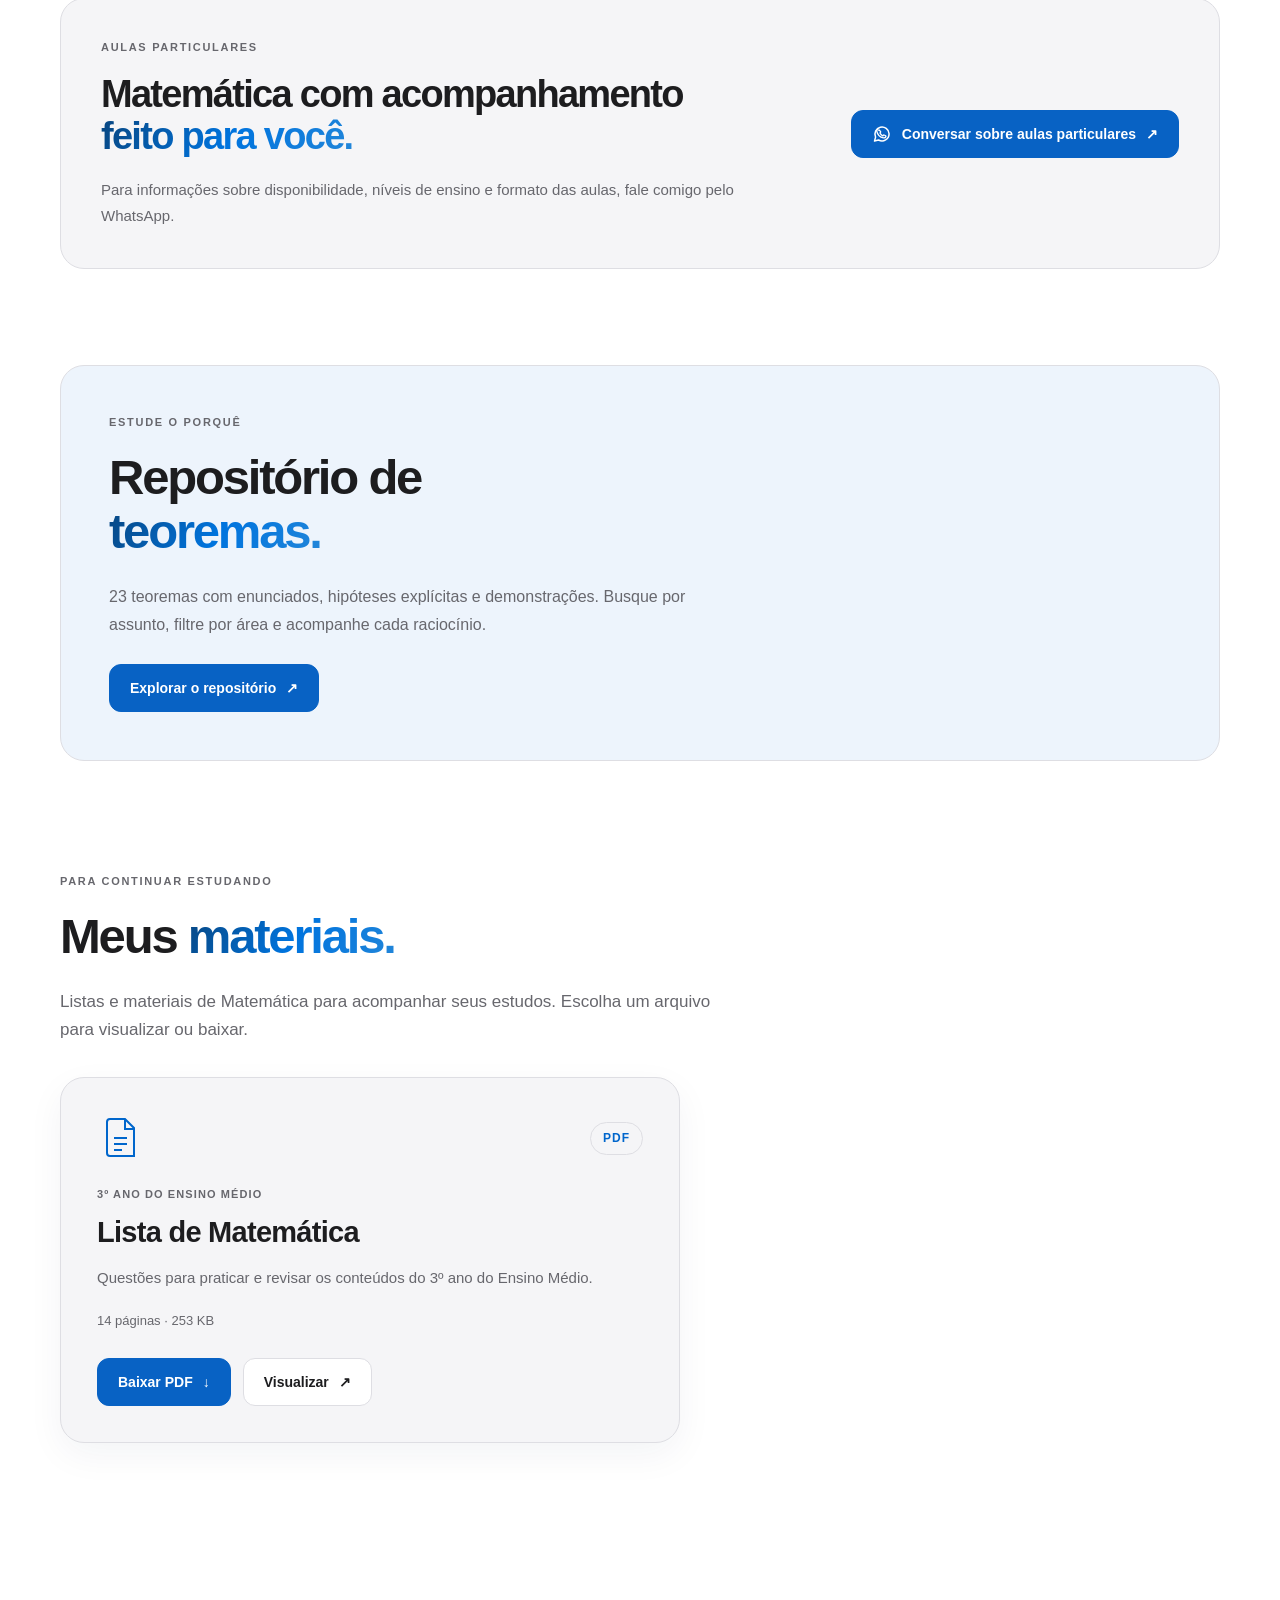
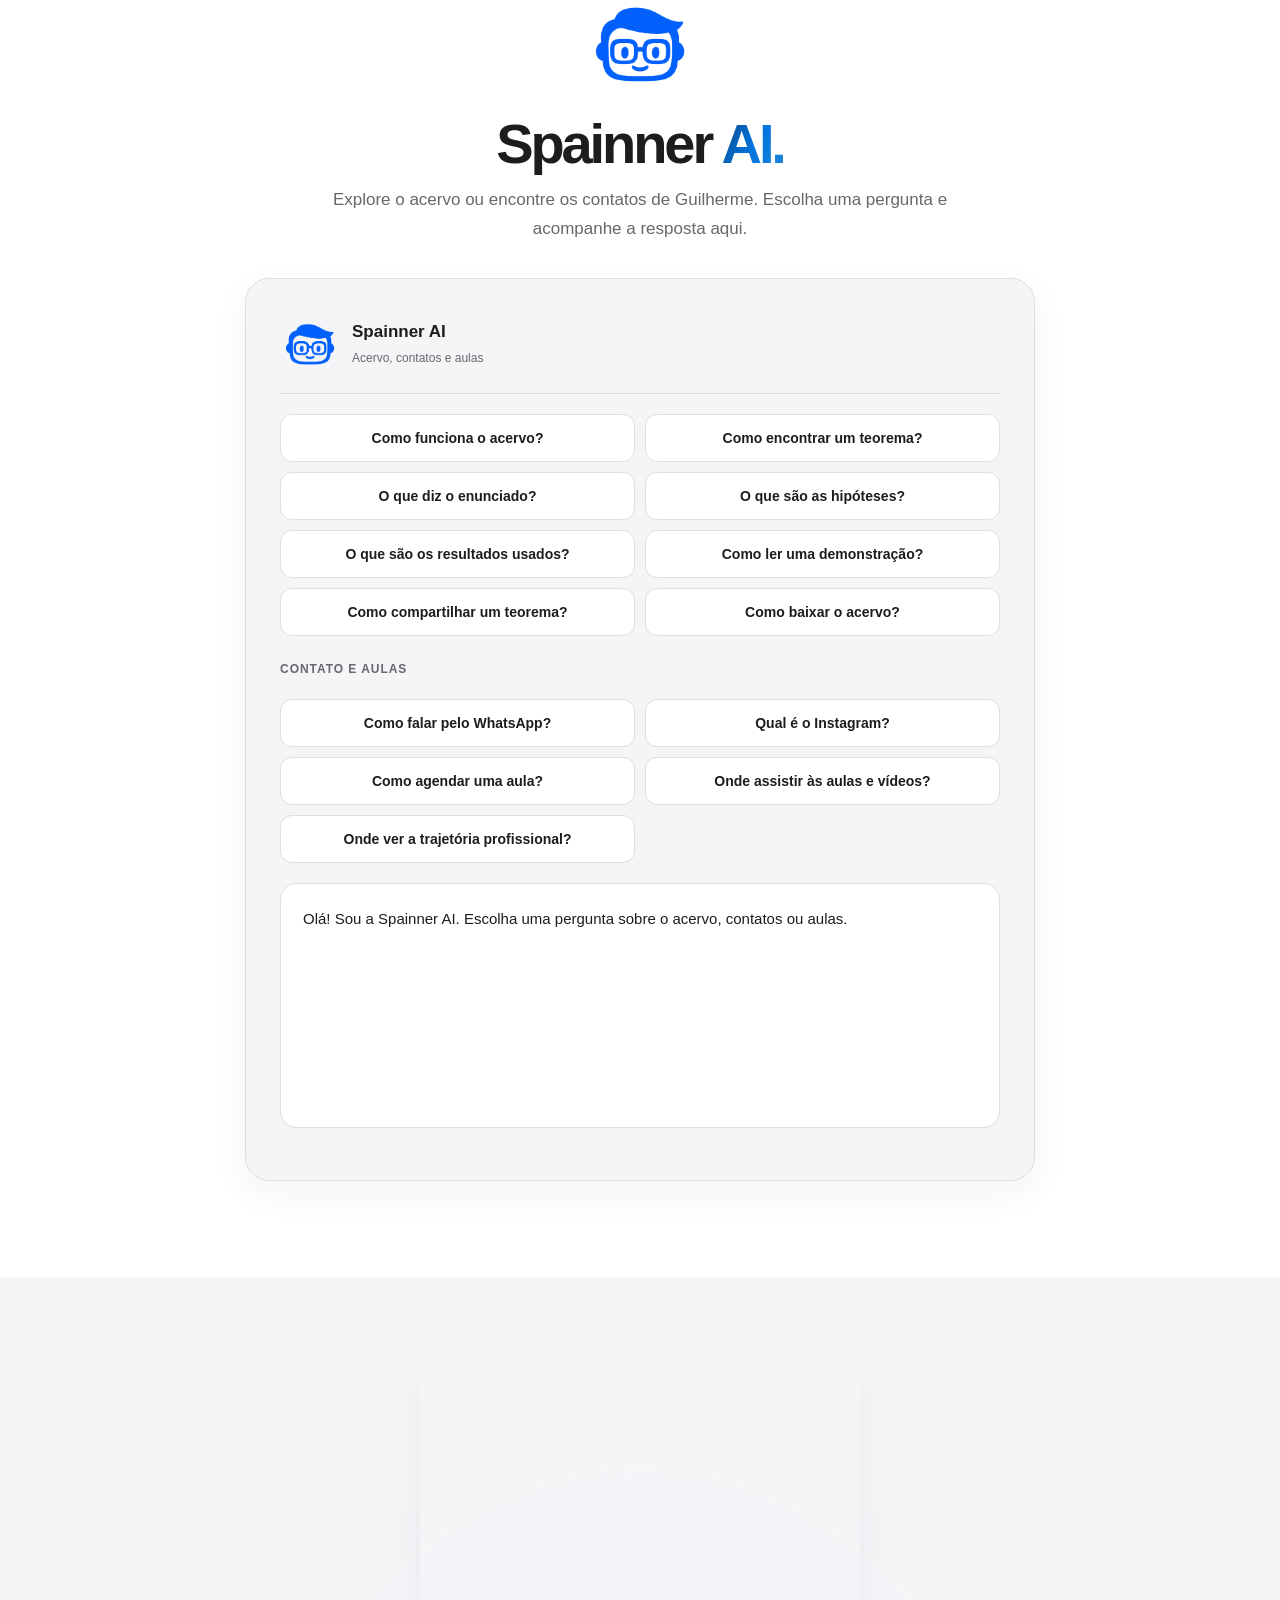
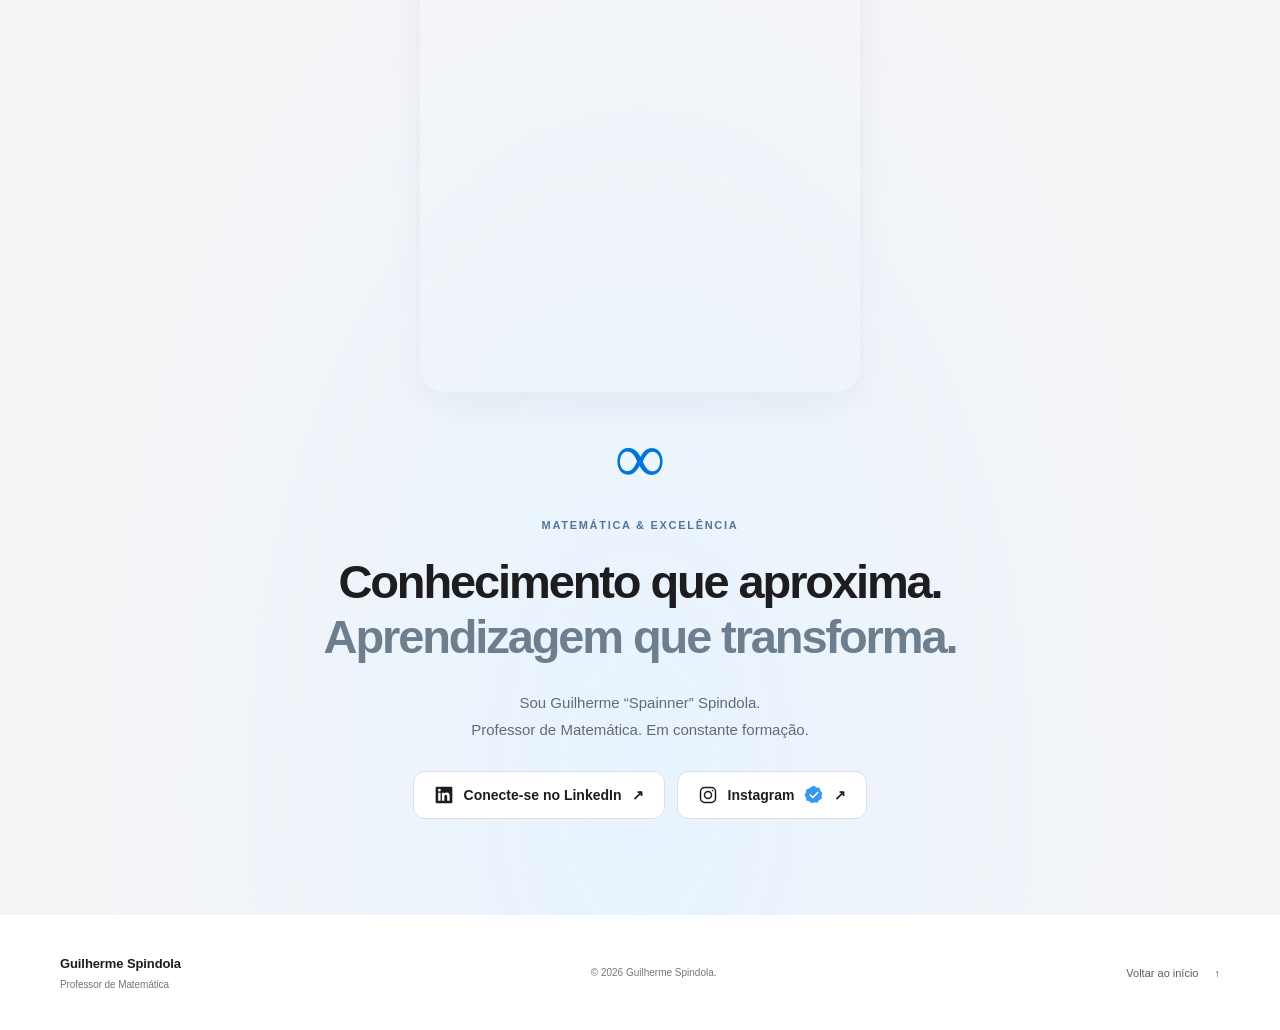
<file: portfolio-matematica.html>
<!doctype html>
<html lang="pt-BR">
<head>
<meta charset="utf-8">
<meta name="viewport" content="width=device-width, initial-scale=1">
<meta http-equiv="refresh" content="0; url=./">
<link rel="canonical" href="https://spainnerr.github.io/">
<title>Guilherme Spindola · Professor de Matemática</title>
</head>
<body><p>Conheça o site de <a href="./">Guilherme “Spainner” Spindola, professor de Matemática</a>.</p></body>
</html>
</file>
<file: assets/site.css>
/* Guilherme “Spainner” Spindola — interface independente, sem fontes ou scripts externos. */
:root {
  color-scheme: light;
  --page: #fff;
  --paper: #f5f5f7;
  --ink: #1d1d1f;
  --muted: #67676d;
  --line: #dedee3;
  --blue: #0066cc;
  --blue-hover: #0055b1;
  --radius: 28px;
  --font: -apple-system, BlinkMacSystemFont, "Segoe UI", Helvetica, Arial, sans-serif;
}
*, *::before, *::after { box-sizing: border-box; }
html { scroll-behavior: smooth; scroll-padding-top: 108px; -webkit-text-size-adjust: 100%; }
body { margin: 0; background: var(--page); color: var(--ink); font-family: var(--font); font-size: 17px; line-height: 1.6; -webkit-font-smoothing: antialiased; }
body, button, a { -webkit-tap-highlight-color: transparent; }
h1, h2, h3, p, figure { margin: 0; }
a { color: inherit; text-decoration: none; }
button, input { font: inherit; }
button, summary, a { touch-action: manipulation; }
button { cursor: pointer; }
button:disabled { cursor: default; }
button, a, summary { outline-offset: 5px; }
:focus-visible { outline: 3px solid #0066cc; }
[hidden] { display: none !important; }
::selection { background: #cce6ff; color: #123657; }
svg, img { display: block; max-width: 100%; }
.wrap { width: min(1160px, calc(100% - 80px)); margin-inline: auto; }
.skip-link { position: fixed; top: 12px; left: 12px; z-index: 100; padding: 12px 20px; border-radius: 12px; background: var(--ink); color: #fff; transform: translateY(-160%); }
.skip-link:focus { transform: none; }
.site-header { position: sticky; top: 0; z-index: 50; border-bottom: 1px solid rgb(0 0 0 / 5%); background: rgb(255 255 255 / 87%); -webkit-backdrop-filter: saturate(160%) blur(24px); backdrop-filter: saturate(160%) blur(24px); }
.navigation { min-height: 78px; display: flex; align-items: center; justify-content: space-between; gap: 32px; }
.wordmark { display: inline-flex; align-items: center; gap: 9px; font-size: 23px; font-weight: 660; letter-spacing: -1px; white-space: nowrap; }
.wordmark-symbol { display: block; width: 32px; color: var(--blue); font-family: Georgia, serif; font-size: 41px; font-weight: 400; line-height: .7; text-align: center; }
.wordmark-dot { color: var(--blue); }
.nav-links { display: flex; align-items: center; gap: 27px; }
.nav-links a { min-height: 44px; display: inline-flex; align-items: center; font-size: 13px; font-weight: 500; color: #505056; transition: color .2s; }
.nav-links a:hover { color: var(--blue); }
.nav-links a[aria-current="location"] { color: var(--blue); }
.nav-links .nav-button { min-height: 36px; padding: 6px 16px; gap: 16px; background: #edf4fc; border-radius: 24px; color: #0057b1; }
.nav-links .nav-button:hover { background: #e2efff; }
.menu-toggle { border: 0; background: transparent; padding: 10px 0 10px 14px; min-height: 44px; display: inline-flex; align-items: center; gap: 12px; font-size: 14px; color: var(--ink); }
.menu-lines { position: relative; width: 19px; height: 14px; }
.menu-lines::before, .menu-lines::after { content: ""; position: absolute; left: 0; width: 19px; height: 1.5px; background: currentColor; transition: transform .2s, top .2s; }
.menu-lines::before { top: 4px; } .menu-lines::after { top: 10px; }
.menu-toggle[aria-expanded="true"] .menu-lines::before { top: 7px; transform: rotate(45deg); }
.menu-toggle[aria-expanded="true"] .menu-lines::after { top: 7px; transform: rotate(-45deg); }

.hero { overflow: clip; display: grid; grid-template-columns: 1.06fr 1fr; gap: 0; align-items: center; padding-top: 70px; padding-bottom: 58px; min-height: 706px; }
.hero-copy { position: relative; z-index: 2; padding-bottom: 30px; }
.eyebrow { font-size: 11px; font-weight: 650; letter-spacing: 2px; color: var(--muted); line-height: 1.5; }
.hero-eyebrow { display: flex; align-items: center; gap: 9px; color: #526a84; letter-spacing: 1.6px; margin-bottom: 28px; }
.blue-dot { width: 6px; height: 6px; border-radius: 50%; background: #2588ed; box-shadow: 0 0 0 5px #eaf4ff; margin-inline: 5px; }
h1 { font-size: clamp(60px, 6.35vw, 89px); line-height: 1.04; font-weight: 650; letter-spacing: -.068em; }
.blue-text { color: var(--blue); background: linear-gradient(120deg, #074987 4%, #0074de 52%, #2286d9); -webkit-background-clip: text; background-clip: text; -webkit-text-fill-color: transparent; }
.hero-name { margin-top: 30px; font-size: 21px; font-weight: 560; letter-spacing: -.5px; }
.hero-description { font-size: 17px; line-height: 1.65; color: var(--muted); margin-top: 9px; max-width: 440px; }
.hero-actions { display: flex; flex-wrap: wrap; align-items: center; gap: 24px; margin-top: 31px; }
.button { display: inline-flex; align-items: center; justify-content: center; gap: 17px; border-radius: 40px; min-height: 49px; padding: 12px 22px; font-size: 14px; font-weight: 500; transition: background .2s, transform .2s, box-shadow .2s; }
.button-primary { background: var(--blue); color: #fff; box-shadow: 0 6px 20px rgb(0 100 214 / 9%); }
.button-primary:hover { background: var(--blue-hover); box-shadow: 0 8px 24px rgb(0 100 214 / 18%); transform: translateY(-2px); }
.button svg { height: 19px; width: 19px; }
.text-link { display: inline-flex; align-items: center; gap: 9px; min-height: 44px; color: var(--blue); font-size: 14px; font-weight: 500; }
.text-link:hover { text-decoration: underline; text-underline-offset: 5px; }
.hero-caption { display: flex; align-items: center; gap: 10px; margin-top: 39px; font-size: 11px; color: #74747a; }
.caption-line { width: 22px; height: 1px; background: #a8b9ce; }
.hero-art { position: relative; isolation: isolate; min-width: 0; }
.hero-art::before { content: ""; position: absolute; inset: 6% -2% 12% -3%; z-index: -2; border-radius: 50%; background: radial-gradient(ellipse at 50% 56%, #e4f3ff 0%, #f3f8fc 42%, rgb(255 255 255 / 0%) 71%); }
.art-orbit { position: absolute; z-index: -1; border: 1px solid #e7edf3; border-radius: 50%; pointer-events: none; }
.orbit-one { width: 87%; aspect-ratio: 1; left: 8%; top: 0; }
.orbit-two { width: 99%; aspect-ratio: 1; left: 2%; top: -6%; border-color: #f0f3f6; }
.art-spark { position: absolute; font-size: 18px; font-weight: 200; color: #97adc3; }
.spark-one { left: 12%; top: 16%; } .spark-two { right: 4%; top: 58%; }
.mobius-figure { position: relative; margin: 0; }
.mobius-image { width: 115%; max-width: none; height: auto; aspect-ratio: 720 / 620; margin-left: -7.5%; transform-origin: 50% 55%; will-change: transform; }
body[data-motion="running"] .mobius-image { animation: levitate 8s ease-in-out infinite; }
@keyframes levitate { 0%, 100% { transform: translateY(0) rotate(-2deg); } 50% { transform: translateY(-11px) rotate(2deg); } }
.mobius-figure figcaption { max-width: 330px; margin: -24px auto 0; position: relative; }
.figure-label { font-size: 8px; letter-spacing: 1.6px; font-weight: 600; color: #607992; display: block; text-align: center; }
.figure-controls { display: flex; align-items: start; justify-content: center; gap: 12px; margin-top: 7px; }
.shape-note { flex: 1; position: relative; }
.shape-note summary { min-height: 36px; padding: 7px 0; font-size: 11px; color: #55708a; display: flex; align-items: center; justify-content: center; gap: 8px; list-style: none; cursor: pointer; }
.shape-note summary::-webkit-details-marker { display: none; }
.shape-note summary span { font-size: 18px; font-weight: 400; transition: transform .2s; }
details[open] > summary span { transform: rotate(45deg); }
.shape-note p { padding: 16px 18px; border: 1px solid #e0eaf4; border-radius: 16px; background: #f7fbff; font-size: 12px; line-height: 1.65; color: #3f566a; margin-top: 5px; }
.motion-toggle { width: 36px; height: 36px; min-width: 36px; background: #f1f5f9; border: 1px solid #e6ebf2; border-radius: 50%; display: grid; place-items: center; color: #466785; }
.motion-toggle:hover { background: #e1edfa; }
.motion-toggle svg { width: 17px; height: 17px; }
.icon-play { display: none; }
.motion-toggle[aria-pressed="true"] .icon-play { display: block; }
.motion-toggle[aria-pressed="true"] .icon-pause { display: none; }
.institutions { border-top: 1px solid #e8e8ed; padding-block: 30px 38px; }
.institution-names { display: flex; gap: 30px; align-items: center; justify-content: space-between; }
.institution-names > span { font-size: 25px; font-weight: 650; line-height: 1.15; letter-spacing: -.6px; color: #74747a; }
.institution-detail { display: block; font-size: 8px; letter-spacing: 1.15px; font-weight: 500; margin-top: 8px; color: #707076; }

.section { padding-block: 116px; }
h2 { font-size: clamp(35px, 4vw, 49px); font-weight: 620; line-height: 1.1; letter-spacing: -.045em; text-wrap: balance; }
h3 { font-size: 24px; font-weight: 600; line-height: 1.2; letter-spacing: -.7px; }
.section-heading { margin-top: 22px; }
.muted-heading { color: #74747b; }
.section-intro { display: flex; align-items: flex-end; justify-content: space-between; gap: 48px; margin-bottom: 44px; }
.section-intro h2 { margin-top: 20px; }
.section-description { font-size: 15px; line-height: 1.7; color: var(--muted); padding-bottom: 4px; max-width: 375px; }
.about-section { background: var(--paper); }
.about-grid { display: grid; grid-template-columns: .92fr 1.08fr; gap: 24px; margin-top: 49px; align-items: stretch; }
.about-story, .about-profile { border-radius: var(--radius); padding: 43px; }
.about-story { color: #fff; position: relative; overflow: hidden; background: linear-gradient(143deg, #082744, #0b436f); display: flex; flex-direction: column; align-items: start; }
.about-story::after { content: ""; position: absolute; width: 240px; height: 240px; border: 1px solid rgb(255 255 255 / 8%); border-radius: 50%; right: -130px; bottom: -85px; pointer-events: none; box-shadow: 0 0 0 36px rgb(255 255 255 / 3%), 0 0 0 74px rgb(255 255 255 / 2%); }
.small-index { font-size: 9px; letter-spacing: 1.6px; font-weight: 600; }
.about-story .small-index { color: #a2c7e7; }
.about-story h3 { font-size: 37px; line-height: 1.13; letter-spacing: -1.3px; margin-top: 39px; margin-bottom: 21px; }
.about-story > p { color: #d1e1ee; font-size: 15px; line-height: 1.8; margin-bottom: 14px; }
.story-signature { display: flex; align-items: center; gap: 14px; padding-top: 28px; margin-top: auto; font-size: 11px; color: #b6d0e7; line-height: 1.7; }
.story-signature strong { color: #ecf6ff; font-weight: 500; }
.signature-symbol { display: grid; place-items: center; width: 35px; height: 35px; border: 1px solid #577995; border-radius: 50%; font-size: 18px; }
.about-profile { background: #fff; border: 1px solid #eeeef2; }
.profile-top { display: flex; align-items: center; justify-content: space-between; }
.about-profile .small-index { color: #797980; }
.profile-symbol { color: #729abb; font-family: Georgia, serif; font-size: 32px; line-height: 1; font-weight: 400; }
.about-profile h3 { font-size: 29px; letter-spacing: -1.05px; line-height: 1.2; margin-top: 36px; margin-bottom: 21px; }
.about-profile > p { font-size: 15px; line-height: 1.8; color: #676770; margin-bottom: 15px; }
.work-grid { display: grid; grid-template-columns: repeat(3, 1fr); gap: 20px; }
.work-card { background: var(--paper); border-radius: var(--radius); padding: 31px; display: flex; flex-direction: column; min-height: 358px; }
.work-card-featured { background: #edf5fd; }
.card-top { display: flex; align-items: center; justify-content: space-between; gap: 15px; margin-bottom: 45px; }
.work-icon { display: grid; place-items: center; width: 43px; height: 43px; border-radius: 13px; background: var(--blue); color: #fff; font-size: 26px; font-weight: 600; }
.work-icon.icon-outline { background: #fff; border: 1px solid #e6e6ea; color: #566d82; }
.work-icon svg { width: 29px; height: 29px; }
.status-label { font-size: 8px; font-weight: 600; letter-spacing: 1px; color: #676f79; padding: 4px 9px; border: 1px solid #d5dce5; border-radius: 14px; }
.work-card-copy h3 { font-size: 23px; }
.work-card-copy .role { font-size: 12px; font-weight: 550; color: #394c5e; margin-top: 9px; margin-bottom: 18px; }
.work-card-copy > p:last-child { font-size: 14px; color: #676770; line-height: 1.8; }
.work-note { display: flex; align-items: center; gap: 9px; margin-top: auto; padding-top: 24px; font-size: 10px; color: #476a8c; }
.work-note > span { font-size: 19px; }
.card-bottom-label { margin-top: auto; padding-top: 28px; font-size: 8px; font-weight: 600; letter-spacing: 1.2px; color: #6b727b; }

.education-section { background: var(--paper); }
.education-grid { display: grid; grid-template-columns: .95fr 1fr; gap: 120px; }
.education-heading h2 { margin-top: 24px; font-size: clamp(40px, 4.6vw, 56px); line-height: 1.08; }
.education-heading > p:last-child { margin-top: 27px; max-width: 350px; font-size: 15px; line-height: 1.8; color: var(--muted); }
.timeline { margin: 0; padding: 3px 0 0; list-style: none; }
.timeline-item { position: relative; border-left: 1px solid #d5dce4; padding: 0 0 42px 32px; }
.timeline-item:last-child { border-left-color: transparent; padding-bottom: 0; }
.timeline-dot { position: absolute; left: -5px; top: 4px; width: 9px; height: 9px; border-radius: 50%; background: #c5cfd9; border: 2px solid var(--paper); }
.timeline-current .timeline-dot { background: var(--blue); box-shadow: 0 0 0 4px #dceafb; }
.timeline-label { font-size: 8px; letter-spacing: 1.35px; font-weight: 650; color: #657b90; }
.timeline-current .timeline-label { color: var(--blue); }
.timeline-item h3 { margin-top: 14px; font-size: 23px; letter-spacing: -.6px; line-height: 1.25; }
.timeline-role { font-size: 13px; font-weight: 500; margin-top: 6px; color: #495d6e; }
.timeline-item > p:last-child { margin-top: 13px; font-size: 14px; line-height: 1.75; color: var(--muted); max-width: 390px; }
.achievements-grid { display: grid; grid-template-columns: repeat(4, 1fr); gap: 18px; }
.achievement { padding: 31px 25px 29px; border-radius: 24px; border: 1px solid #e7e7ed; display: flex; flex-direction: column; align-items: start; background: #fafafb; min-height: 328px; }
.achievement-gold { border-color: #e9dfc8; background: linear-gradient(140deg, #fdfbf4, #f8f5ec); }
.medal, .achievement-line-icon { width: 65px; height: 72px; margin-bottom: 28px; }
.medal svg { width: 65px; height: 72px; filter: drop-shadow(1px 4px 5px rgb(100 69 20 / 9%)); }
.achievement-line-icon { color: #7c9dbd; }
.achievement-category { font-size: 8px; font-weight: 600; letter-spacing: 1.05px; color: #707079; }
.achievement h3 { font-size: 21px; letter-spacing: -.6px; margin-top: 12px; line-height: 1.22; }
.achievement > p:not(.achievement-category) { font-size: 13px; font-weight: 550; margin-top: 9px; color: #4c4c53; }
.achievement-footnote { font-size: 11px; color: #727279; line-height: 1.7; padding-top: 20px; margin-top: auto; }
.achievement-gold .achievement-category { color: #866528; }

.closing-section { background: radial-gradient(ellipse at 50% 90%, #e7f3ff, transparent 62%), #f5f5f7; padding: 89px 0 96px; text-align: center; }
.closing-content { display: flex; flex-direction: column; align-items: center; }
.closing-symbol { display: block; font-family: Georgia, serif; font-size: 71px; line-height: .85; color: #0076dc; margin-bottom: 29px; font-weight: 400; }
.closing-content .eyebrow { color: #527798; font-size: 9px; letter-spacing: 1.7px; }
.closing-content h2 { font-size: clamp(33px, 3.8vw, 47px); margin-top: 22px; line-height: 1.16; }
.closing-content h2 > span { color: #6d7e8f; }
.closing-content > p:not(.eyebrow) { color: #666a72; font-size: 15px; line-height: 1.8; margin-top: 25px; }
.closing-content .button { margin-top: 28px; }
.download-caption { font-size: 10px; color: #6a7a8b; margin-top: 13px; }
.footer { min-height: 116px; display: flex; gap: 25px; align-items: center; justify-content: space-between; padding-block: 28px; }
.footer-brand { font-size: 13px; font-weight: 600; letter-spacing: -.1px; }
.footer-brand > span { display: block; font-size: 10px; font-weight: 400; color: #76767c; margin-top: 2px; }
.footer > p { font-size: 10px; color: #76767c; }
.back-to-top { display: flex; min-height: 44px; align-items: center; gap: 16px; color: #555f69; font-size: 11px; }
.back-to-top:hover { color: var(--blue); }
.reveal-in { animation: reveal .65s cubic-bezier(.2,.7,.3,1) both; }
@keyframes reveal { from { opacity: 0; transform: translateY(18px); } to { opacity: 1; transform: translateY(0); } }

@media (min-width: 1600px) {
  .wrap { width: min(1230px, calc(100% - 120px)); }
  .hero { min-height: 775px; }
  h1 { font-size: 97px; }
}
@media (max-width: 1050px) {
  .wrap { width: calc(100% - 56px); }
  .nav-links { gap: 19px; }
  .hero { min-height: 660px; padding-top: 62px; padding-bottom: 50px; }
  h1 { font-size: clamp(55px, 6.8vw, 71px); }
  .hero-name { font-size: 19px; }
  .hero-description { font-size: 15px; }
  .hero-actions { gap: 16px; }
  .button { font-size: 13px; padding-inline: 18px; }
  .text-link { font-size: 13px; }
  .hero-caption { font-size: 10px; }
  .art-orbit { opacity: .7; }
  .section { padding-block: 88px; }
  .section-description { font-size: 13px; max-width: 295px; }
  .about-story, .about-profile { padding: 33px; }
  .about-profile h3 { font-size: 26px; }
  .about-story h3 { font-size: 32px; }
  .work-card { padding: 26px; }
  .work-card-copy h3 { font-size: 21px; }
  .education-grid { gap: 68px; }
  .achievements-grid { grid-template-columns: repeat(2, 1fr); }
  .achievement { min-height: 295px; padding: 30px; }
  .achievement h3 { font-size: 24px; }
}
@media (max-width: 760px) {
  html { scroll-padding-top: 92px; }
  .wrap { width: calc(100% - 40px); }
  .navigation { min-height: 66px; flex-wrap: wrap; gap: 0; position: relative; }
  .wordmark { font-size: 21px; }
  .wordmark-symbol { width: 29px; font-size: 37px; }
  .nav-links { width: 100%; justify-content: center; gap: 15px; flex-wrap: wrap; padding-bottom: 12px; }
  .nav-links a { font-size: 12px; }
  .nav-links .nav-button { min-height: 36px; }
  .navigation[data-enhanced] .nav-links { display: none; position: absolute; top: 66px; left: -20px; width: calc(100% + 40px); border-bottom: 1px solid #e1e6ed; background: #fafcfe; padding: 15px 22px 23px; box-shadow: 0 14px 20px rgb(12 31 59 / 5%); }
  .navigation[data-enhanced] .nav-links.is-open { display: flex; flex-direction: column; align-items: stretch; gap: 3px; }
  .navigation[data-enhanced] .nav-links a { padding: 8px 12px; font-size: 15px; }
  .navigation[data-enhanced] .nav-links .nav-button { margin-top: 6px; width: fit-content; padding-inline: 17px; }
  .hero { display: flex; flex-direction: column; padding-top: 51px; padding-bottom: 34px; min-height: auto; text-align: center; }
  .hero-copy { padding-bottom: 0; width: 100%; }
  .hero-eyebrow { justify-content: center; font-size: 9px; letter-spacing: 1.5px; margin-bottom: 24px; }
  h1 { font-size: clamp(55px, 10.7vw, 79px); line-height: 1.03; letter-spacing: -.062em; }
  .hero-name { font-size: 18px; margin-top: 23px; }
  .hero-description { font-size: 15px; line-height: 1.7; margin: 9px auto 0; }
  .hero-actions { justify-content: center; gap: 20px; margin-top: 25px; }
  .hero-caption { justify-content: center; margin-top: 24px; font-size: 10px; }
  .hero-art { width: min(460px, 100%); margin-top: 31px; text-align: left; }
  .mobius-image { width: 105%; margin-left: -2.5%; }
  .orbit-one { width: 79%; left: 10.5%; top: 3%; }
  .orbit-two { width: 91%; left: 4.5%; top: -3%; }
  .mobius-figure figcaption { margin-top: -18px; }
  .institutions { grid-template-columns: 1fr; gap: 20px; padding-top: 23px; padding-bottom: 28px; text-align: center; }
  .institution-names { gap: 14px; justify-content: space-around; }
  .institution-names > span { font-size: 22px; }
  .institution-detail { font-size: 7px; letter-spacing: .6px; margin-top: 6px; }
  .section { padding-block: 69px; }
  .eyebrow { font-size: 9px; letter-spacing: 1.6px; }
  h2 { font-size: clamp(32px, 5.7vw, 43px); line-height: 1.12; letter-spacing: -.04em; }
  .section-heading { margin-top: 18px; }
  .section-heading h2 br { display: none; }
  .section-heading .muted-heading { display: block; margin-top: 5px; }
  .about-grid { grid-template-columns: 1fr; margin-top: 31px; gap: 16px; }
  .about-story, .about-profile { padding: 30px; border-radius: 24px; }
  .about-story h3 { font-size: 33px; margin-top: 25px; margin-bottom: 18px; }
  .about-story > p, .about-profile > p { font-size: 14px; line-height: 1.8; }
  .story-signature { padding-top: 20px; }
  .about-profile h3 { font-size: 27px; margin-top: 24px; }
  .section-intro { display: block; margin-bottom: 29px; }
  .section-intro h2 { margin-top: 18px; }
  .section-description { max-width: none; font-size: 14px; margin-top: 19px; }
  .work-grid { grid-template-columns: 1fr; gap: 16px; }
  .work-card { padding: 29px; border-radius: 24px; min-height: 0; }
  .card-top { margin-bottom: 24px; }
  .work-card-copy h3 { font-size: 26px; }
  .work-card-copy .role { font-size: 13px; margin-bottom: 13px; }
  .work-card-copy > p:last-child { font-size: 14px; }
  .work-note, .card-bottom-label { padding-top: 23px; }
  .education-grid { grid-template-columns: 1fr; gap: 44px; }
  .education-heading h2 { font-size: 44px; margin-top: 18px; }
  .education-heading .blue-text br { display: none; }
  .education-heading > p:last-child { margin-top: 23px; font-size: 14px; max-width: 440px; }
  .timeline { margin-left: 5px; }
  .timeline-item { padding-left: 27px; padding-bottom: 32px; }
  .timeline-item h3 { font-size: 23px; }
  .timeline-item h3 br { display: none; }
  .achievements-grid { gap: 13px; }
  .achievement { min-height: 305px; padding: 23px 20px; border-radius: 21px; }
  .achievement h3 { font-size: 20px; }
  .achievement-category { font-size: 7px; letter-spacing: .8px; }
  .achievement-footnote { font-size: 10px; }
  .medal, .achievement-line-icon { margin-bottom: 23px; }
  .closing-section { padding-block: 69px; }
  .closing-symbol { font-size: 64px; }
  .closing-content h2 { font-size: 34px; }
  .closing-content h2 br { display: none; }
  .closing-content h2 > span { display: block; margin-top: 4px; }
  .closing-content > p:not(.eyebrow) { font-size: 14px; }
  .footer { flex-wrap: wrap; gap: 18px; padding-block: 27px; }
  .footer-brand { order: 0; flex: 1 1 55%; }
  .footer > p { order: 2; flex-basis: 100%; border-top: 1px solid #e9e9ed; padding-top: 18px; }
  .back-to-top { order: 1; font-size: 10px; gap: 9px; }
}
@media (max-width: 370px) {
  .wrap { width: calc(100% - 32px); }
  h1 { font-size: 50px; }
  .hero-name { font-size: 16px; }
  .hero-description { font-size: 14px; }
  .desktop-break { display: none; }
  .hero-actions { gap: 9px; }
  .button { padding-inline: 16px; font-size: 12px; min-height: 47px; }
  .text-link { font-size: 12px; }
  .hero-caption { font-size: 9px; gap: 7px; }
  .caption-line { width: 12px; }
  .institution-names > span { font-size: 19px; }
  .institution-detail { font-size: 6px; }
  .about-story, .about-profile { padding: 25px; }
  .achievements-grid { grid-template-columns: 1fr; }
  .achievement { min-height: 255px; padding: 25px; }
  .achievement h3 { font-size: 24px; }
  .navigation[data-enhanced] .nav-links { left: -16px; width: calc(100% + 32px); }
}
@media (prefers-reduced-motion: reduce) {
  html { scroll-behavior: auto; }
  *, *::before, *::after { animation: none !important; transition: none !important; }
  .button:hover { transform: none; }
}
@media (forced-colors: active) {
  .blue-text { background: none; -webkit-text-fill-color: currentColor; }
  .about-story { border: 1px solid; }
  .button, .work-card, .achievement, .nav-button { border: 1px solid; }
}
@media print {
  .site-header, .skip-link, .hero-art, .hero-actions, .hero-caption, .closing-section, .back-to-top { display: none !important; }
  html { font-size: 11px; }
  body { color: #000; background: #fff; }
  .wrap { width: 100%; }
  .hero { min-height: auto; display: block; padding: 15px 0 28px; }
  h1 { font-size: 44px; }
  h2 { font-size: 29px; }
  .section { padding-block: 24px; background: #fff; }
  .about-story { background: #f4f4f4; color: #000; }
  .about-story > p, .about-story .small-index, .story-signature, .story-signature strong { color: #333; }
  .education-grid { gap: 40px; }
  .blue-text { background: none; -webkit-text-fill-color: #174672; color: #174672; }
  .about-story, .about-profile, .work-card, .achievement, .timeline-item { break-inside: avoid; }
  .reveal-in { animation: none; }
}

.button-secondary {
  color: var(--blue-strong);
  background: rgba(0, 102, 204, .08);
  border-color: rgba(0, 102, 204, .18);
  box-shadow: none;
}

.button-secondary:hover {
  background: rgba(0, 102, 204, .13);
  border-color: rgba(0, 102, 204, .24);
}

.closing-actions {
  display: flex;
  flex-wrap: wrap;
  justify-content: center;
  gap: 12px;
  margin-top: 8px;
}

/* Channel invitation, with the same spacing and blue accents as the portfolio. */
.youtube-section { padding-bottom: 100px; }
.youtube-card { display: flex; align-items: center; justify-content: space-between; gap: 40px; padding: 52px; border: 1px solid #f0dce2; border-radius: var(--radius); background: linear-gradient(120deg, #f5f5f7, #fff3f5); box-shadow: 0 14px 38px rgb(255 0 51 / 9%); }
.youtube-copy h2 { margin-top: 18px; font-size: clamp(30px, 3.2vw, 42px); }
.youtube-copy > p:last-child { margin-top: 20px; color: var(--muted); font-size: 15px; }
.youtube-button { flex-shrink: 0; gap: 12px; color: #fff; background: #ff0033; border: 1px solid #ff0033; box-shadow: 0 8px 24px rgb(255 0 51 / 20%); }
.youtube-button:hover { color: #fff; background: #d9002b; border-color: #d9002b; transform: translateY(-1px); }
.youtube-button .youtube-icon { width: 28px; height: 22px; flex-shrink: 0; }
@media (max-width: 1050px) {
  .youtube-card { flex-direction: column; align-items: flex-start; gap: 28px; padding: 36px; }
}
@media (max-width: 760px) {
  .youtube-section { padding-bottom: 69px; }
  .youtube-card { padding: 28px 24px; border-radius: 24px; }
  .youtube-button { max-width: 100%; font-size: 12px; padding-inline: 14px; gap: 9px; }
}
@media print { .youtube-section { display: none !important; } }

/* Direct contact for students interested in private lessons. */
.whatsapp-section { padding-bottom: 100px; }
.whatsapp-card { display: flex; align-items: center; justify-content: space-between; gap: 40px; padding: 52px; border: 1px solid #dcebe4; border-radius: var(--radius); background: linear-gradient(120deg, #f5f5f7, #f0faf6); }
.whatsapp-copy h2 { margin-top: 18px; font-size: clamp(30px, 3.2vw, 42px); }
.whatsapp-copy > p:last-child { max-width: 650px; margin-top: 20px; color: var(--muted); font-size: 15px; line-height: 1.7; }
.whatsapp-button { flex-shrink: 0; gap: 12px; color: #fff; background: #168a50; box-shadow: 0 8px 24px rgb(22 138 80 / 18%); }
.whatsapp-button:hover { color: #fff; background: #117542; transform: translateY(-1px); }
.whatsapp-icon { width: 25px; height: 25px; flex-shrink: 0; }
@media (max-width: 1050px) {
  .whatsapp-card { flex-direction: column; align-items: flex-start; gap: 28px; padding: 36px; }
}
@media (max-width: 760px) {
  .whatsapp-section { padding-bottom: 69px; }
  .whatsapp-card { padding: 28px 24px; border-radius: 24px; }
  .whatsapp-button { max-width: 100%; padding-inline: 14px; gap: 9px; font-size: 12px; }
}
@media print { .whatsapp-section { display: none !important; } }

/* Metallic awards and professional profile links. */
.linkedin-icon, .instagram-icon { width: 20px; height: 20px; flex-shrink: 0; }
.achievement-gold, .achievement-bronze {
  position: relative;
  isolation: isolate;
  overflow: hidden;
}
.achievement-gold {
  border-color: #d4aa45;
  background: linear-gradient(135deg, #fff8dd 0%, #f4dfa0 38%, #ffefbb 66%, #e8c56e 100%);
  box-shadow: inset 0 1px 0 #fffbe9, 0 8px 28px rgb(172 121 23 / 12%);
}
.achievement-bronze {
  border-color: #bf8a61;
  background: linear-gradient(135deg, #fff0e2 0%, #e9c5a4 38%, #f8e3ce 66%, #d8a87c 100%);
  box-shadow: inset 0 1px 0 #fff5eb, 0 8px 28px rgb(132 77 35 / 12%);
}
.achievement-gold::before, .achievement-bronze::before {
  content: "";
  position: absolute;
  inset: -60% -100%;
  z-index: -1;
  pointer-events: none;
  background: linear-gradient(110deg, transparent 42%, rgb(255 255 255 / 12%) 46%, rgb(255 255 255 / 75%) 50%, rgb(255 255 255 / 12%) 54%, transparent 58%);
  transform: translateX(-65%);
  animation: medal-shine 6s ease-in-out infinite;
}
.achievement-bronze::before { animation-delay: 1.2s; }
.achievement-gold .achievement-category { color: #715016; }
.achievement-bronze .achievement-category { color: #704323; }
.achievement-gold .achievement-footnote { color: #6e582c; }
.achievement-bronze .achievement-footnote { color: #684c39; }
@keyframes medal-shine {
  0%, 16% { transform: translateX(-65%); }
  55%, 100% { transform: translateX(65%); }
}
body[data-motion="paused"] .achievement::before { animation-play-state: paused; }
@media (prefers-reduced-motion: reduce) {
  .achievement-gold::before, .achievement-bronze::before { display: none; }
}

/* Theme controls remain available alongside the mobile menu. */
.theme-toggle { display: grid; place-items: center; width: 44px; height: 44px; flex-shrink: 0; border: 1px solid var(--line); border-radius: 50%; color: var(--ink); background: var(--paper); order: 3; }
.theme-toggle:hover { border-color: var(--blue); }
.theme-toggle svg { width: 21px; height: 21px; }
.theme-toggle .theme-sun { display: none; }
html[data-theme="dark"] .theme-toggle .theme-sun { display: block; }
html[data-theme="dark"] .theme-toggle .theme-moon { display: none; }
.navigation .nav-links { order: 2; margin-left: auto; }
@media (max-width: 760px) {
  .navigation .wordmark { margin-right: auto; }
  .theme-toggle { order: 2; margin-left: 12px; }
  .navigation .menu-toggle { order: 3; }
  .navigation .nav-links { order: 4; margin-left: 0; }
}
@media screen {
  html[data-theme="dark"] { color-scheme: dark; --page: #101216; --paper: #191d24; --ink: #f1f3f7; --muted: #afb8c5; --line: #39424f; --blue: #75b8ff; --blue-hover: #9acbff; --blue-strong: #9acbff; }
  html[data-theme="dark"] .site-header { background: rgb(16 18 22 / 92%); border-color: var(--line); }
  html[data-theme="dark"] :is(.nav-links a, .back-to-top, .footer > p, .footer-brand > span, .hero-caption, .institution-detail, .institution-names > span, .small-index, .figure-label, .shape-note summary, .timeline-label, .timeline-role, .card-bottom-label, .achievement-category, .achievement-footnote, .download-caption) { color: var(--muted); }
  html[data-theme="dark"] :is(.nav-links a:hover, .nav-links a[aria-current="location"], .hero-eyebrow, .closing-content .eyebrow, .timeline-current .timeline-label) { color: var(--blue); }
  html[data-theme="dark"] .nav-links .nav-button { color: var(--blue); background: #203247; }
  html[data-theme="dark"] .navigation[data-enhanced] .nav-links.is-open { background: #191d24; border-color: var(--line); }
  html[data-theme="dark"] .blue-text { background-image: linear-gradient(120deg, #a2d1ff, #66b4ff 60%, #92c8ff); }
  html[data-theme="dark"] .button-primary { background: #0877d9; color: #fff; }
  html[data-theme="dark"] .button-primary:hover { background: #0969bb; }
  html[data-theme="dark"] .button-secondary { color: var(--blue); background: #1d3045; }
  html[data-theme="dark"] .button-secondary:hover { background: #284460; }
  html[data-theme="dark"] .hero-art::before { background: radial-gradient(ellipse at 50% 56%, #183149 0%, #141f2c 42%, transparent 71%); }
  html[data-theme="dark"] :is(.art-orbit, .institutions, .footer > p) { border-color: var(--line); }
  html[data-theme="dark"] .art-spark { color: #7296b6; }
  html[data-theme="dark"] :is(.shape-note p, .motion-toggle) { background: #1d2d3d; color: #bddbfa; border-color: #334e69; }
  html[data-theme="dark"] .motion-toggle:hover { background: #2b425b; }
  html[data-theme="dark"] .muted-heading { color: #a3b0c1; }
  html[data-theme="dark"] .about-profile { background: #202630; border-color: var(--line); }
  html[data-theme="dark"] :is(.about-profile > p, .about-profile .small-index, .work-card-copy > p:last-child, .work-card-copy .role, .status-label, .work-note, .closing-content > p:not(.eyebrow)) { color: var(--muted); }
  html[data-theme="dark"] .work-card-featured { background: #1b2c3d; }
  html[data-theme="dark"] .work-icon { background: #126bbd; }
  html[data-theme="dark"] .work-icon.icon-outline { background: #273240; border-color: var(--line); color: #bddbfa; }
  html[data-theme="dark"] :is(.status-label, .timeline-item) { border-color: var(--line); }
  html[data-theme="dark"] .timeline-item:last-child { border-left-color: transparent; }
  html[data-theme="dark"] .achievement:not(.achievement-gold):not(.achievement-bronze) { background: var(--paper); border-color: var(--line); }
  html[data-theme="dark"] .achievement:not(.achievement-gold):not(.achievement-bronze) > p { color: var(--muted); }
  html[data-theme="dark"] :is(.achievement-gold, .achievement-bronze) { color: #241d16; }
  html[data-theme="dark"] .achievement-gold :is(.achievement-category, .achievement-footnote) { color: #6e582c; }
  html[data-theme="dark"] .achievement-bronze :is(.achievement-category, .achievement-footnote) { color: #684c39; }
  html[data-theme="dark"] .youtube-card { background: linear-gradient(120deg, #191d24, #321d25); border-color: #56323b; box-shadow: 0 14px 38px rgb(255 0 51 / 14%); }
  html[data-theme="dark"] .youtube-button { background: #e1002f; color: #fff; border-color: #ff5174; box-shadow: 0 8px 24px rgb(255 0 51 / 24%); }
  html[data-theme="dark"] .youtube-button:hover { background: #ff1748; }
  html[data-theme="dark"] .whatsapp-card { background: linear-gradient(120deg, #191d24, #172a22); border-color: #334c40; }
  html[data-theme="dark"] .whatsapp-button { background: #1a8d55; color: #fff; }
  html[data-theme="dark"] .whatsapp-button:hover { background: #20a565; }
  html[data-theme="dark"] .closing-section { background: radial-gradient(ellipse at 50% 90%, #1b344e, transparent 62%), #191d24; }
  html[data-theme="dark"] .closing-content h2 > span { color: #a3b0c1; }
  html[data-theme="dark"] :focus-visible { outline-color: #9acbff; }
}
@media print { .theme-toggle { display: none !important; } }
@media (min-width: 761px) and (max-width: 1050px) { .navigation { gap: 16px; } .nav-links { gap: 14px; } }

/* Portrait and Instagram badge */
.profile-photo { display: block; width: 100%; height: auto; border-radius: 20px; margin-bottom: 28px; }
.instagram-verified { width: 20px; height: 20px; flex-shrink: 0; }

.closing-portrait { width: min(360px, 100%); height: auto; display: block; border-radius: 24px; margin-bottom: 36px; box-shadow: 0 16px 45px rgb(0 70 150 / 15%); }

/* Portrait backgrounds follow the active site theme. */
[data-portrait-theme="dark"] { display: none; }
html[data-theme="dark"] [data-portrait-theme="light"] { display: none; }
html[data-theme="dark"] [data-portrait-theme="dark"] { display: block; }


/* Spainner AI — local, zero-API-cost information assistant */
.spainner-ai-section{padding-top:100px;padding-bottom:100px}
.spainner-ai-heading{max-width:710px;margin:0 auto 36px;text-align:center}
.spainner-ai-heading h2{font-size:clamp(2.8rem,6vw,5rem);letter-spacing:-.055em;margin:12px 0}
.spainner-ai-heading>p:last-child{color:var(--muted);line-height:1.7}
.spainner-ai-card{max-width:800px;margin:auto;padding:clamp(18px,4vw,32px);border:1px solid var(--line);border-radius:28px;background:var(--paper);box-shadow:0 20px 70px rgba(0,72,165,.09)}
.spainner-ai-status{display:flex;align-items:center;gap:12px;padding-bottom:18px;border-bottom:1px solid var(--line)}
.spainner-ai-status>span:nth-child(2){display:flex;flex-direction:column;gap:3px}
.spainner-ai-status small{color:var(--muted)}
.spainner-ai-orb{display:grid;place-items:center;width:45px;height:45px;border-radius:16px;background:linear-gradient(135deg,#0756cf,#7ebaff);color:#fff;font-size:26px;box-shadow:0 7px 22px #006aff33}
.spainner-ai-free{margin-left:auto;color:#0871d8;font-size:.78rem;font-weight:700}
.spainner-ai-messages{display:flex;flex-direction:column;gap:14px;min-height:175px;max-height:390px;overflow:auto;padding:25px 3px}
.spainner-ai-bubble{align-self:flex-start;max-width:90%;padding:14px 18px;border-radius:18px 18px 18px 5px;background:var(--soft-blue,#eaf3ff);color:var(--ink);line-height:1.65;white-space:pre-wrap;overflow-wrap:anywhere}
.spainner-ai-bubble.user{align-self:flex-end;border-radius:18px 18px 5px 18px;background:#0867d8;color:#fff}
.spainner-ai-suggestions{display:flex;flex-wrap:wrap;gap:8px;margin-bottom:18px}
.spainner-ai-suggestions button{padding:9px 13px;border:1px solid var(--line);border-radius:999px;background:transparent;color:var(--ink);cursor:pointer;font:inherit;font-size:.83rem}
.spainner-ai-suggestions button:hover{border-color:#3588e7;color:#3588e7}
.spainner-ai-form{display:flex;gap:10px}
.spainner-ai-form input{flex:1;min-width:0;padding:15px;border:1px solid var(--line);border-radius:13px;background:var(--bg,#fff);color:var(--ink);font:inherit}
.spainner-ai-form button{border:0;border-radius:13px;background:#0867d8;color:#fff;padding:0 20px;font:inherit;font-weight:600;cursor:pointer}
.spainner-ai-form button:hover{background:#0054b8}
.spainner-ai-disclaimer{margin:15px 0 0;text-align:center;font-size:.76rem;color:var(--muted);line-height:1.5}
.spainner-ai-section .sr-only{position:absolute;width:1px;height:1px;padding:0;margin:-1px;overflow:hidden;clip:rect(0,0,0,0);white-space:nowrap;border:0}
html[data-theme="dark"] .spainner-ai-card{background:#171f2c;border-color:#34435a}
html[data-theme="dark"] .spainner-ai-bubble:not(.user){background:#263b58;color:#edf4ff}
html[data-theme="dark"] .spainner-ai-form input{background:#101925;color:#fff;border-color:#42516a}
@media(max-width:600px){.spainner-ai-section{padding-top:65px;padding-bottom:65px}.spainner-ai-form button{padding:0 13px}.spainner-ai-bubble{max-width:96%}}


/* Spainner AI: self-contained, zero-API-cost informational assistant */
.spainner-ai-section{padding-top:100px;padding-bottom:100px}
.spainner-ai-heading{text-align:center;max-width:680px;margin:0 auto 34px}
.spainner-ai-heading h2{font-size:clamp(2.5rem,6vw,4.5rem);letter-spacing:-.055em;margin:12px 0}
.spainner-ai-heading>p:last-child{color:var(--muted);line-height:1.7}
.spainner-ai-card{max-width:790px;margin:auto;border:1px solid var(--line);border-radius:28px;padding:clamp(18px,4vw,34px);background:var(--paper);box-shadow:0 22px 70px rgb(20 80 160 / 9%)}
.spainner-ai-status{display:flex;align-items:center;gap:12px;padding-bottom:20px;border-bottom:1px solid var(--line)}
.spainner-ai-status>span:nth-child(2){display:grid;gap:3px}.spainner-ai-status small{color:var(--muted)}
.spainner-ai-orb{display:grid;place-items:center;width:45px;height:45px;border-radius:15px;background:linear-gradient(135deg,#0666dd,#72baff);color:white;font-size:27px;box-shadow:0 6px 22px #0875e444}
.spainner-ai-free{margin-left:auto;color:#1475e6;font-size:.78rem;font-weight:700}
.spainner-ai-messages{min-height:180px;max-height:380px;overflow-y:auto;display:flex;flex-direction:column;gap:14px;padding:24px 0}
.spainner-ai-bubble{max-width:88%;align-self:flex-start;background:rgba(68,130,208,.10);border:1px solid rgba(68,130,208,.12);border-radius:18px 18px 18px 5px;padding:14px 17px;line-height:1.65;white-space:pre-wrap}
.spainner-ai-bubble.user{align-self:flex-end;background:#1768d6;color:#fff;border:0;border-radius:18px 18px 5px 18px}
.spainner-ai-suggestions{display:flex;flex-wrap:wrap;gap:9px;margin-bottom:18px}
.spainner-ai-suggestions button{border:1px solid var(--line);background:transparent;color:inherit;border-radius:100px;padding:10px 14px;cursor:pointer;font:inherit;font-size:.85rem}
.spainner-ai-suggestions button:hover{border-color:#247cde;color:#247cde}
.spainner-ai-form{display:flex;gap:10px}.spainner-ai-form input{flex:1;min-width:0;border:1px solid var(--line);border-radius:14px;background:var(--paper);color:inherit;padding:14px;font:inherit}
.spainner-ai-form button{border:0;border-radius:14px;background:#126ce0;color:#fff;font:inherit;font-weight:650;padding:12px 20px;cursor:pointer}
.spainner-ai-form button:hover{background:#0956b8}
.spainner-ai-disclaimer{font-size:.77rem;color:var(--muted);line-height:1.6;margin-top:15px}
.sr-only{position:absolute;width:1px;height:1px;padding:0;margin:-1px;overflow:hidden;clip:rect(0,0,0,0);white-space:nowrap;border:0}
html[data-theme="dark"] .spainner-ai-card{background:#172131;border-color:#33465e}
html[data-theme="dark"] .spainner-ai-bubble{background:#233d60;border-color:#36577b}
html[data-theme="dark"] .spainner-ai-bubble.user{background:#1768d6}
html[data-theme="dark"] .spainner-ai-form input{background:#111b2b;border-color:#3c536e}
@media(max-width:600px){.spainner-ai-section{padding-top:70px;padding-bottom:70px}.spainner-ai-form button{padding:12px}.spainner-ai-bubble{max-width:96%}}
</file>
<file: assets/repository-guide.css>
.guide-questions{display:grid;grid-template-columns:1fr 1fr;gap:10px;margin:20px 0}.guide-questions button{font:inherit;font-size:14px;line-height:1.45;text-align:left;border:1px solid var(--line,#dce3ec);border-radius:14px;padding:14px 16px;min-height:48px;cursor:pointer;background:var(--page,var(--bg,#fff));color:var(--ink,#18212f)}.guide-questions button:hover,.guide-questions button[aria-pressed="true"]{border-color:var(--blue,#0066cc);box-shadow:inset 3px 0 0 var(--blue,#0066cc)}.guide-questions button:focus-visible{outline:3px solid var(--blue,#0066cc);outline-offset:3px}.guide-answer{padding:22px;border:1px solid var(--line,#dce3ec);border-radius:18px;background:var(--page,var(--bg,#fff));color:var(--ink,#18212f);margin:18px 0}.guide-answer h3{font-size:18px;line-height:1.4;margin:0 0 12px}.guide-answer p{font-size:15px;line-height:1.7;color:var(--ink,#18212f)!important;margin:0 0 14px}.guide-answer a{font-size:14px;color:var(--blue,#0066cc);text-decoration:underline;text-underline-offset:4px}@media(max-width:600px){.guide-questions{grid-template-columns:1fr}}
/* Spainner AI — identidade oficial azul, conversa guiada e acesso permanente. */
#spainner-ai{scroll-margin-top:110px;position:relative}
.spainner-ai-logo{display:block;width:210px;max-width:100%;height:auto;margin:0 auto 22px;border:1px solid #d8e8ff;border-radius:24px;background:#fff}
.assistant .spainner-ai-logo{margin-left:0}
#spainner-ai .spainner-ai-card,#spainner-ai.assistant{border:1px solid #247bff;box-shadow:0 0 0 4px #247bff14,0 0 55px #247bff32,0 20px 60px #0066cc12;position:relative}
#spainner-ai .spainner-ai-card:before,#spainner-ai.assistant:before{content:"";position:absolute;top:-2px;left:18%;right:18%;height:3px;border-radius:99px;background:linear-gradient(90deg,transparent,#69c9ff,#1465f5,transparent);box-shadow:0 0 22px 6px #248bff66;pointer-events:none}
.guide-group-title{font-size:12px!important;font-weight:700;letter-spacing:.08em;text-transform:uppercase;color:var(--muted,#67676d);margin:24px 0 0}
.guide-answer{min-height:245px;overflow-wrap:anywhere}
.guide-typing-status{display:block;font-size:12px;color:var(--muted,#67676d);margin-bottom:12px}
.guide-answer .guide-typed-text{min-height:6.8em}
.guide-typed-text.is-typing:after{content:"";display:inline-block;width:2px;height:1em;margin-left:3px;vertical-align:-.1em;background:#247bff;animation:guide-caret .8s step-end infinite}
.guide-skip{font:inherit;font-size:12px;cursor:pointer;border:1px solid var(--line,#dce3ec);border-radius:9px;padding:8px 12px;background:transparent;color:var(--ink,#18212f)}
.guide-answer a{display:inline-block;padding-block:8px;min-height:40px}
.guide-sr-only{position:absolute!important;width:1px;height:1px;padding:0;margin:-1px;overflow:hidden;clip:rect(0,0,0,0);white-space:nowrap;border:0}
.spainner-ai-avatar{display:block;position:relative;flex-shrink:0;width:60px;height:60px;overflow:hidden;background:#fff;border-radius:18px;border:1px solid #d8e8ff}
.spainner-ai-avatar img{position:absolute;width:100px!important;height:100px!important;max-width:none!important;left:-20px;top:-10px}




@keyframes guide-caret{50%{opacity:0}}
@media(max-width:600px){.launcher-label{display:none}.spainner-ai-logo{width:180px}.guide-answer{padding:18px}.guide-answer .guide-typed-text{min-height:8.5em}}
@media(prefers-reduced-motion:reduce){.guide-typed-text.is-typing:after{animation:none}html{scroll-behavior:auto!important}}
@media print{body{padding-bottom:0}}

.guide-answer{scroll-margin-block:120px}.spainner-ai-status>span:nth-child(2){min-width:0}.spainner-ai-status small{font-size:12px}

/* Símbolo sem fundo e acesso junto aos links da apresentação. */
.spainner-ai-logo{background:transparent;border:0;border-radius:0;width:180px;height:auto}
.spainner-ai-avatar{background:transparent;border:0;border-radius:0;overflow:visible}
.spainner-ai-avatar img{position:static;width:100%!important;height:100%!important;object-fit:contain;max-width:100%!important}
.ai-direct-link{gap:10px}.ai-direct-link img{width:26px;height:26px;object-fit:contain;flex-shrink:0}

/* Pulsação suave do neon: ciclo de quatro segundos, sem alterar o layout. */
@keyframes spainner-neon-breathe {
  0%,100% { border-color:#247bff80; box-shadow:0 0 0 3px #247bff0d,0 0 20px #247bff20,0 14px 40px #0066cc0d; }
  50% { border-color:#62b5ff; box-shadow:0 0 0 4px #247bff24,0 0 48px #247bff55,0 18px 55px #0066cc26; }
}
@keyframes spainner-neon-strip {
  0%,100% { opacity:.4; }
  50% { opacity:1; }
}
@media (prefers-reduced-motion:no-preference) {
  #spainner-ai .spainner-ai-card,#spainner-ai.assistant { animation:spainner-neon-breathe 4s ease-in-out infinite; }
  #spainner-ai .spainner-ai-card:before,#spainner-ai.assistant:before { animation:spainner-neon-strip 4s ease-in-out infinite; }
}
@media print {
  #spainner-ai .spainner-ai-card,#spainner-ai.assistant,
  #spainner-ai .spainner-ai-card:before,#spainner-ai.assistant:before { animation:none; }
}
</file>
<file: assets/materials.css>
/* Materiais públicos para download; publicação feita pelo proprietário via repositório. */
.materials-section{scroll-margin-top:100px}
.materials-intro{max-width:660px;color:var(--muted);line-height:1.7;margin:24px 0 32px}
.materials-grid{display:grid;grid-template-columns:repeat(auto-fit,minmax(min(100%,330px),1fr));gap:24px}
.material-card{max-width:550px;padding:clamp(24px,4vw,36px);border:1px solid var(--line);border-radius:26px;background:var(--paper);display:flex;flex-direction:column}
.material-topline{display:flex;justify-content:space-between;align-items:center;margin-bottom:24px}
.material-icon{width:48px;height:48px;color:var(--blue)}
.material-badge{font-size:12px;font-weight:700;letter-spacing:.08em;padding:6px 12px;border:1px solid var(--line);border-radius:100px;color:var(--blue)}
.material-category{font-size:11px;font-weight:650;letter-spacing:.1em;color:var(--muted);margin-bottom:10px}
.material-card h3{font-size:clamp(23px,3vw,29px);line-height:1.25;letter-spacing:-.025em}
.material-description{font-size:15px;color:var(--muted);margin:16px 0;line-height:1.65}
.material-meta{font-size:13px;color:var(--muted);margin:4px 0 26px}
.material-actions{display:flex;align-items:center;gap:22px;flex-wrap:wrap;margin-top:auto}
.material-actions .button{font-size:14px;min-height:48px}
.material-view{display:inline-flex;align-items:center;gap:8px;min-height:44px;color:var(--blue);font-size:14px;font-weight:600}
.material-view:hover{text-decoration:underline;text-underline-offset:4px}
@media(min-width:1101px){.nav-links{gap:20px}}
@media(max-width:480px){.material-actions{gap:12px 20px}.material-card{border-radius:22px}}
</file>
<file: assets/design.css>
/* Shared visual system for the portfolio and theorem library. */
:root {
  --action: #0862c4;
  --action-hover: #064fa1;
  --action-ink: #fff;
  --soft: #edf4fc;
  --surface: #f5f7fb;
  --blue-strong: #0754a6;
  --control-radius: 12px;
  --card-radius: 24px;
  --shadow: 0 12px 36px rgb(20 48 83 / 5%);
}
html[data-theme="dark"] {
  color-scheme: dark;
  --action: #287cdb;
  --action-hover: #1768c5;
  --action-ink: #fff;
  --soft: #1b2c42;
  --surface: #191d24;
  --blue-strong: #a5ceff;
  --bg: #101216;
  --shadow: 0 12px 36px rgb(0 0 0 / 12%);
}
body { overflow-wrap: break-word; }
:where(button, a, input, select, summary):focus-visible {
  outline: 3px solid var(--blue);
  outline-offset: 4px;
}
:where(button, a, input, select) { -webkit-tap-highlight-color: transparent; }
:where(button, .button, .nav-button) {
  transition: background-color .18s ease, border-color .18s ease, box-shadow .18s ease;
}
/* One geometry for actions; only hierarchy changes the fill. */
body :is(.button, .nav-links .nav-button, .guide-questions button, .guide-skip, .filters button, .theme-control) {
  display: inline-flex;
  align-items: center;
  justify-content: center;
  gap: 10px;
  min-height: 48px;
  max-width: 100%;
  padding: 12px 20px;
  border: 1px solid var(--line);
  border-radius: var(--control-radius);
  background: var(--page, var(--bg, #fff));
  color: var(--ink);
  font-family: inherit;
  font-size: 14px;
  font-weight: 600;
  line-height: 1.45;
  text-align: center;
  text-decoration: none;
  box-shadow: none;
  transform: none;
}
body :is(.button-primary, .whatsapp-button, .nav-links .nav-button), body.library .intro .button {
  background: var(--action);
  border-color: var(--action);
  color: var(--action-ink);
}
body :is(.button-primary, .whatsapp-button, .nav-links .nav-button):hover, body.library .intro .button:hover {
  background: var(--action-hover);
  border-color: var(--action-hover);
  color: var(--action-ink);
  box-shadow: 0 4px 12px rgb(0 72 150 / 12%);
  transform: none;
}
body :is(.button-secondary, .youtube-button) {
  background: var(--soft);
  border-color: transparent;
  color: var(--blue-strong);
}
body :is(.button-secondary, .youtube-button):hover {
  background: var(--soft);
  border-color: var(--blue);
  color: var(--blue-strong);
  box-shadow: none;
  text-decoration: none;
  transform: none;
}
body .button :is(svg, img) { width: 20px; height: 20px; flex-shrink: 0; object-fit: contain; }
body :is(.theme-toggle, .motion-toggle) {
  width: 44px; height: 44px; min-width: 44px; min-height: 44px;
  border-radius: var(--control-radius);
  border: 1px solid var(--line);
}
body .menu-toggle { min-height: 44px; padding: 10px 12px; border: 1px solid var(--line); border-radius: var(--control-radius); }
body :is(.guide-questions button, .guide-skip, .filters button, .theme-control):hover {
  background: var(--soft); border-color: var(--blue); color: var(--blue-strong);
}
body .guide-questions button {
  justify-content: flex-start; text-align: left; padding: 14px 16px; font-weight: 500;
}
body .guide-questions button[aria-pressed="true"] {
  background: var(--soft); color: var(--blue-strong); border-color: var(--blue);
  box-shadow: inset 3px 0 0 var(--blue);
}
body .guide-skip { min-height: 44px; padding: 10px 14px; }
body .guide-answer a { min-height: 44px; }
body .material-actions { gap: 12px; }
body .closing-actions .button { margin-top: 0; }
body .closing-actions { margin-top: 28px; }
/* The portfolio: clear rhythm, quieter surfaces and better reading width. */
.portfolio .navigation { gap: 22px; }
.portfolio .nav-links { gap: 18px; }
.portfolio .nav-links a { font-weight: 550; }
.portfolio .nav-links a[aria-current="location"] { text-decoration: underline; text-underline-offset: 7px; text-decoration-thickness: 2px; }
.portfolio .hero { padding-top: 80px; padding-bottom: 64px; gap: 24px; min-height: 720px; }
.portfolio .hero-copy { min-width: 0; }
.portfolio h1 { font-size: clamp(56px, 6.3vw, 88px); letter-spacing: -.06em; }
.portfolio .hero-name { font-size: 20px; margin-top: 26px; }
.portfolio .hero-description { margin-top: 14px; max-width: 440px; font-size: 16px; line-height: 1.8; }
.portfolio .hero-actions { display: grid; grid-template-columns: max-content max-content; gap: 12px; margin-top: 28px; width: fit-content; max-width: 100%; }
.portfolio .hero-actions .button { width: 100%; }
.portfolio .hero-caption { margin-top: 28px; font-size: 12px; color: var(--muted); }
.portfolio .institutions { padding-block: 32px; border-bottom: 1px solid var(--line); border-top-color: var(--line); }
.portfolio .institution-names > span { font-size: 24px; }
.portfolio .institution-detail { font-size: 9px; line-height: 1.6; }
.portfolio .section { padding-block: 96px; }
.portfolio .section > .eyebrow + h2 { margin-top: 20px; }
.portfolio .eyebrow { font-size: 11px; letter-spacing: 1.7px; }
.portfolio :is(.work-card, .about-profile, .achievement, .material-card) { border-radius: var(--card-radius); box-shadow: var(--shadow); }
.portfolio .work-card { border: 1px solid var(--line); }
.portfolio .about-story { border-radius: var(--card-radius); }
.portfolio :is(.about-story > p, .about-profile > p, .work-card-copy > p:last-child, .timeline-item > p:last-child) { font-size: 15px; line-height: 1.85; }
.portfolio .profile-photo { border-radius: 16px; }
.portfolio .achievement { min-height: 310px; }
.portfolio .achievement :is(.achievement-category, .achievement-footnote) { font-size: 11px; }
.portfolio .achievement-category { letter-spacing: .8px; }
.portfolio .achievement-gold {
  background: linear-gradient(135deg, #fff8da 0%, #e7bd55 28%, #fff0b1 47%, #d5a332 73%, #f9e29c 100%);
  border-color: #c3942f;
  box-shadow: inset 0 1px 0 #fffbe9, inset 0 -1px 0 #b8832633, 0 10px 30px rgb(172 121 23 / 18%);
}
.portfolio .achievement-bronze {
  background: linear-gradient(135deg, #ffe7d3 0%, #cb925f 28%, #f9d9b9 47%, #b77a48 73%, #edc39d 100%);
  border-color: #ad713f;
  box-shadow: inset 0 1px 0 #fff1e4, inset 0 -1px 0 #88512a33, 0 10px 30px rgb(132 77 35 / 18%);
}
.portfolio :is(.achievement-gold, .achievement-bronze)::before {
  display: block;
  background: linear-gradient(110deg, transparent 40%, rgb(255 255 255 / 10%) 45%, rgb(255 255 255 / 75%) 50%, rgb(255 255 255 / 10%) 55%, transparent 60%);
}
@media (prefers-reduced-motion: reduce) {
  .portfolio :is(.achievement-gold, .achievement-bronze)::before { display: none; }
}
.portfolio :is(.youtube-section, .whatsapp-section) { padding-bottom: 32px; }
.portfolio :is(.youtube-card, .whatsapp-card) { background: var(--paper); border: 1px solid var(--line); border-radius: var(--card-radius); box-shadow: none; padding: 40px; gap: 28px; }
.portfolio :is(.youtube-copy, .whatsapp-copy) { min-width: 0; }
.portfolio :is(.youtube-copy h2, .whatsapp-copy h2) { font-size: clamp(28px, 3vw, 38px); }
.portfolio :is(.youtube-button, .whatsapp-button) { max-width: 330px; }
.portfolio .resource-section { margin-top: 64px; margin-bottom: 16px; padding: 48px; border: 1px solid var(--line); border-radius: var(--card-radius); background: var(--soft); }
.portfolio .resource-description { max-width: 600px; margin: 24px 0; color: var(--muted); font-size: 16px; line-height: 1.8; }
.portfolio .materials-section { padding-bottom: 48px; }
.portfolio .material-card { max-width: 620px; background: var(--paper); }
.portfolio .spainner-ai-heading { max-width: 620px; }
.portfolio .spainner-ai-heading h2 { font-size: clamp(36px, 5vw, 56px); }
body .spainner-ai-logo { width: 110px; margin-bottom: 16px; }
body #spainner-ai :is(.spainner-ai-card), body #spainner-ai.assistant {
  border: 1px solid var(--line); border-radius: var(--card-radius);
  box-shadow: var(--shadow); animation: none;
}
body #spainner-ai .spainner-ai-card:before, body #spainner-ai.assistant:before { display: none; }
body .guide-answer { border-radius: 16px; box-shadow: none; }
.portfolio .closing-portrait { width: min(440px, 100%); border-radius: var(--card-radius); box-shadow: var(--shadow); }
/* The library uses the same controls, palette and spacing. */
body.library { --bg: #fff; --page: #fff; --paper: #f5f7fb; --ink: #1d1d1f; --muted: #596778; --line: #dce3ec; --blue: #0066cc; font-size: 17px; }
html[data-theme="dark"] body.library { --bg: #101216; --page: #101216; --paper: #191d24; --ink: #f1f3f7; --muted: #afb8c5; --line: #39424f; --blue: #75b8ff; }
.library header { min-height: 89px; }
.library header nav { flex-wrap: wrap; gap: 20px; }
.library header nav a { display: inline-flex; align-items: center; min-height: 44px; text-decoration: none; }
.library .intro { padding-block: 80px 64px; }
.library .intro .lead { font-size: clamp(20px, 3vw, 25px); }
.library .intro-note { display: inline-block; padding: 8px 14px; background: var(--soft); color: var(--blue-strong); border-radius: 8px; }
.library .intro .button { display: flex; width: fit-content; }
.library .guide { border: 1px solid var(--line); border-radius: var(--card-radius); gap: 40px; margin-bottom: 64px; }
.library .guide ol { counter-reset: steps; padding: 0; list-style: none; }
.library .guide li { counter-increment: steps; position: relative; padding: 10px 0 18px 48px; }
.library .guide li::before { content: counter(steps, decimal-leading-zero); position: absolute; left: 0; top: 12px; font-size: 12px; font-weight: 700; color: var(--blue); }
.library .filters { padding: 24px; border: 1px solid var(--line); border-radius: 16px; background: var(--surface); }
.library :is(input, select) { min-height: 48px; border-radius: var(--control-radius); }
.library .filters button { height: auto; min-height: 48px; }
.library .theorem { background: var(--bg); border-radius: 20px; box-shadow: var(--shadow); padding: 32px; }
.library .theorem-meta { font-size: 12px; color: var(--blue); }
.library .theorem h2 { margin-block: 16px; }
.library .theorem summary { padding: 12px 16px; border: 1px solid var(--line); border-radius: var(--control-radius); background: var(--soft); min-height: 48px; width: fit-content; max-width: 100%; }
.library .theorem summary:hover { border-color: var(--blue); }
.library .theorem .proof { padding-top: 16px; }
.library .proof { max-width: 75ch; }
.library .permalink { display: inline-flex; align-items: center; min-height: 44px; }
.library #empty { padding: 32px; border: 1px dashed var(--line); border-radius: 16px; color: var(--muted); }
.library #acervo { scroll-margin-top: 24px; }
@media (min-width: 761px) and (max-width: 1100px) {
  .portfolio .navigation { min-height: 78px; flex-wrap: wrap; position: relative; gap: 12px; }
  .portfolio .navigation .wordmark { margin-right: auto; }
  .portfolio .theme-toggle { order: 2; }
  .portfolio .menu-toggle { order: 3; }
  .portfolio .navigation .nav-links { order: 4; width: 100%; margin-left: 0; flex-wrap: wrap; padding-bottom: 12px; }
  .portfolio .navigation[data-enhanced] .nav-links { display: none; position: absolute; top: 78px; left: 0; background: var(--page); border: 1px solid var(--line); border-radius: 0 0 16px 16px; padding: 16px; box-shadow: var(--shadow); max-height: calc(100dvh - 90px); overflow-y: auto; }
  .portfolio .navigation[data-enhanced] .nav-links.is-open { display: grid; grid-template-columns: 1fr 1fr; gap: 4px 12px; }
  .portfolio .navigation[data-enhanced] .nav-links a { min-height: 44px; padding: 12px; }
}
@media (max-width: 1050px) {
  .portfolio .hero { padding-top: 64px; min-height: 640px; }
  .portfolio .hero-actions { grid-template-columns: 1fr 1fr; }
  .portfolio .hero-actions .button { padding-inline: 12px; }
  .portfolio :is(.youtube-card, .whatsapp-card) { align-items: flex-start; }
}
@media (max-width: 760px) {
  .portfolio .navigation { gap: 8px; }
  .portfolio .theme-toggle { margin-left: 0; }
  .portfolio .navigation[data-enhanced] .nav-links { max-height: calc(100dvh - 76px); overflow-y: auto; }
  .portfolio .navigation[data-enhanced] .nav-links.is-open { gap: 4px; }
  .portfolio .navigation[data-enhanced] .nav-links .nav-button { width: 100%; margin-top: 8px; min-height: 48px; }
  .portfolio .hero { padding-top: 48px; padding-bottom: 36px; min-height: auto; gap: 0; }
  .portfolio h1 { font-size: clamp(50px, 11vw, 76px); }
  .portfolio .hero-name { font-size: 18px; }
  .portfolio .hero-description { margin: 14px auto 0; font-size: 15px; }
  .portfolio .hero-actions { width: min(440px, 100%); margin-inline: auto; gap: 10px; }
  .portfolio .hero-actions .button { padding-inline: 12px; font-size: 13px; }
  .portfolio .hero-caption { font-size: 11px; }
  .portfolio .section { padding-block: 64px; }
  .portfolio .institution-names { gap: 12px; }
  .portfolio .institution-names > span { font-size: 20px; }
  .portfolio .institution-detail { font-size: 8px; letter-spacing: .4px; }
  .portfolio :is(.youtube-card, .whatsapp-card) { padding: 28px 24px; }
  .portfolio :is(.youtube-button, .whatsapp-button) { max-width: 100%; }
  .portfolio .resource-section { padding: 32px 24px; margin-top: 32px; }
  .portfolio .materials-section { padding-bottom: 24px; }
  .portfolio .material-actions .button { flex: 1 1 auto; }
  .library header { align-items: flex-start; padding-block: 18px; gap: 12px; }
  .library header nav { justify-content: flex-end; gap: 8px 12px; font-size: 13px; }
  .library .theme-control { font-size: 13px; padding: 10px 12px; min-height: 44px; }
  .library .intro { padding-block: 48px; }
  .library h1 { font-size: clamp(44px, 10vw, 72px); }
  .library .guide { gap: 16px; padding: 24px; margin-bottom: 48px; }
  .library .filters { padding: 18px; gap: 16px 12px; }
  .library .theorem { padding: 24px 20px; }
  .library .theorem-meta { line-height: 1.6; }
  .library .theorem summary { width: 100%; }
  .library .assistant { margin-top: 48px; }
}
@media (max-width: 380px) {
  .portfolio .hero-actions { grid-template-columns: 1fr; }
  .portfolio .hero-actions .button { font-size: 14px; }
  .portfolio .institution-names { flex-wrap: wrap; justify-content: center; gap: 22px; }
  .portfolio .hero-caption { flex-wrap: wrap; }
  .library .filters { grid-template-columns: 1fr; }
}
@media (prefers-reduced-motion: reduce) {
  *, *::before, *::after { animation: none !important; transition: none !important; }
}
@media (forced-colors: active) {
  body :is(.button, .nav-button, .guide-questions button, .theorem summary) { border: 1px solid ButtonText; }
}
@media print {
  body :is(.resource-section, .library .theorem) { background: #fff; box-shadow: none; }
  .library .theorem summary { display: none; }
  .library .theorem { padding: 20px; }
}
</file>
